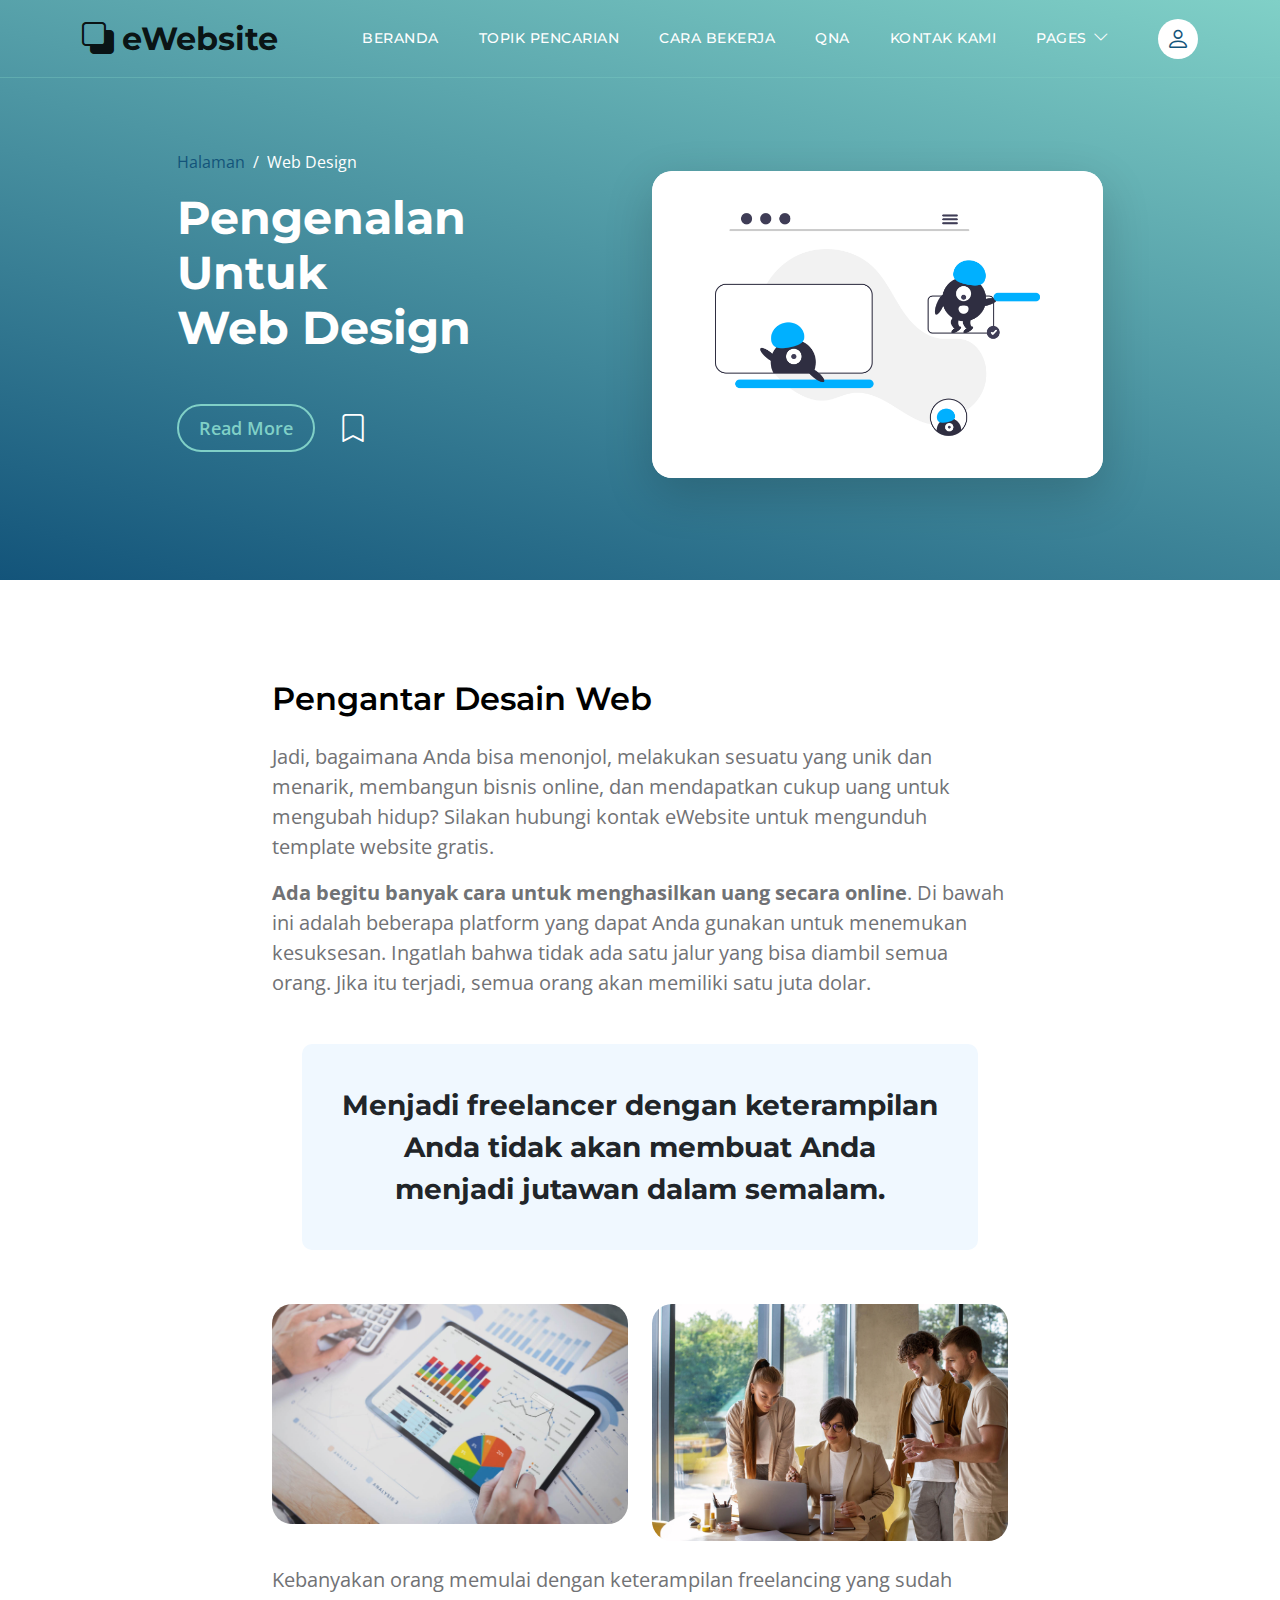
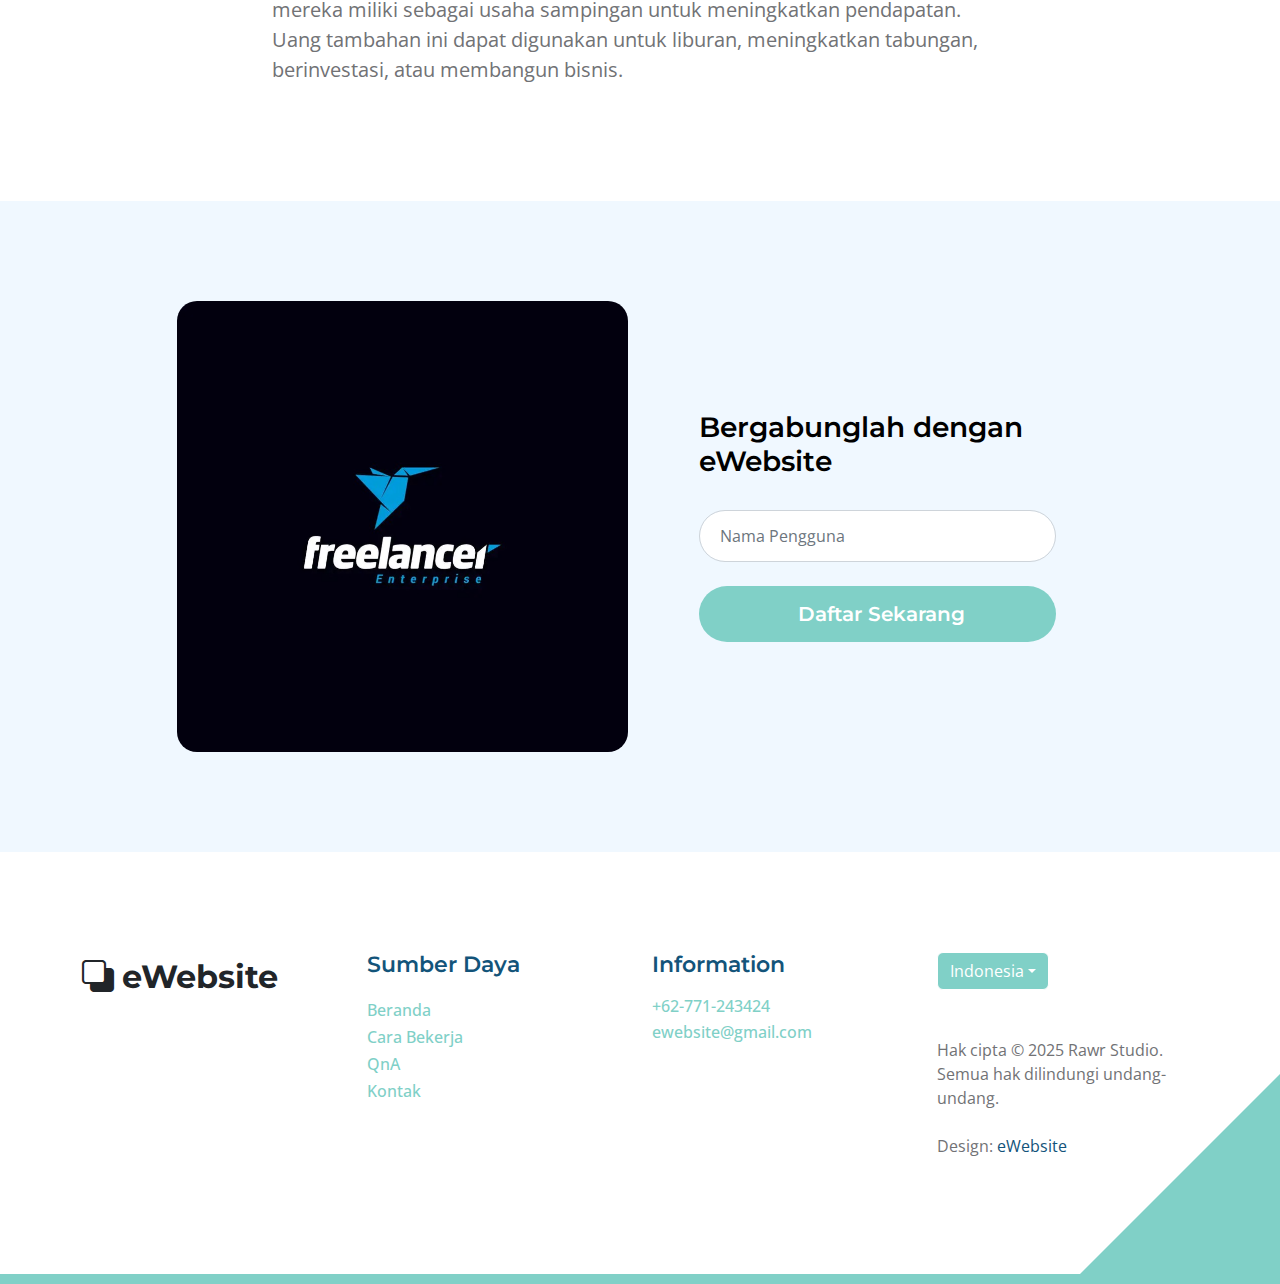
<file: topics-detail.html>
<!doctype html>
<html lang="en">
    <head>
        <meta charset="utf-8">
        <meta name="viewport" content="width=device-width, initial-scale=1">

        <meta name="description" content="">
        <meta name="author" content="">

        <title>Topic Detail Page</title>

        <!-- CSS FILES -->        
        <link rel="preconnect" href="https://fonts.googleapis.com">
        
        <link rel="preconnect" href="https://fonts.gstatic.com" crossorigin>

        <link href="https://fonts.googleapis.com/css2?family=Montserrat:wght@500;600;700&family=Open+Sans&display=swap" rel="stylesheet">
                        
        <link href="css/bootstrap.min.css" rel="stylesheet">

        <link href="css/bootstrap-icons.css" rel="stylesheet">

        <link href="css/templatemo-topic-listing.css" rel="stylesheet">
<!--

-->
    </head>
    
    <body id="top">

        <main>

            <nav class="navbar navbar-expand-lg">
                <div class="container">
                    <a class="navbar-brand" href="index.html">
                        <i class="bi-back"></i>
                        <span>eWebsite</span>
                    </a>

                    <div class="d-lg-none ms-auto me-4">
                        <a href="#top" class="navbar-icon bi-person smoothscroll"></a>
                    </div>
    
                    <button class="navbar-toggler" type="button" data-bs-toggle="collapse" data-bs-target="#navbarNav" aria-controls="navbarNav" aria-expanded="false" aria-label="Toggle navigation">
                        <span class="navbar-toggler-icon"></span>
                    </button>
    
                    <div class="collapse navbar-collapse" id="navbarNav">
                        <ul class="navbar-nav ms-lg-5 me-lg-auto">
                            <li class="nav-item">
                                <a class="nav-link click-scroll" href="index.html#section_1">Beranda</a>
                            </li>

                            <li class="nav-item">
                                <a class="nav-link click-scroll" href="index.html#section_2">Topik Pencarian</a>
                            </li>
    
                            <li class="nav-item">
                                <a class="nav-link click-scroll" href="index.html#section_3">Cara Bekerja</a>
                            </li>

                            <li class="nav-item">
                                <a class="nav-link click-scroll" href="index.html#section_4">QnA</a>
                            </li>
    
                            <li class="nav-item">
                                <a class="nav-link click-scroll" href="index.html#section_5">Kontak Kami</a>
                            </li>

                            <li class="nav-item dropdown">
                                <a class="nav-link dropdown-toggle" href="#section_5" id="navbarLightDropdownMenuLink" role="button" data-bs-toggle="dropdown" aria-expanded="false">Pages</a>

                                <ul class="dropdown-menu dropdown-menu-light" aria-labelledby="navbarLightDropdownMenuLink">
                                    <li><a class="dropdown-item" href="topics-listing.html">Daftar Topik</a></li>
                                </ul>
                            </li>
                        </ul>

                        <div class="d-none d-lg-block">
                            <a href="#top" class="navbar-icon bi-person smoothscroll"></a>
                        </div>
                    </div>
                </div>
            </nav>

            <header class="site-header d-flex flex-column justify-content-center align-items-center">
                <div class="container">
                    <div class="row justify-content-center align-items-center">

                        <div class="col-lg-5 col-12 mb-5">
                            <nav aria-label="breadcrumb">
                                <ol class="breadcrumb">
                                    <li class="breadcrumb-item"><a href="index.html">Halaman</a></li>

                                    <li class="breadcrumb-item active" aria-current="page">Web Design</li>
                                </ol>
                            </nav>

                            <h2 class="text-white">Pengenalan Untuk <br> Web Design</h2>

                            <div class="d-flex align-items-center mt-5">
                                <a href="#topics-detail" class="btn custom-btn custom-border-btn smoothscroll me-4">Read More</a>

                                <a href="#top" class="custom-icon bi-bookmark smoothscroll"></a>
                            </div>
                        </div>

                        <div class="col-lg-5 col-12">
                            <div class="topics-detail-block bg-white shadow-lg">
                                <img src="images/topics/undraw_Remote_design_team_re_urdx.png" class="topics-detail-block-image img-fluid">
                            </div>
                        </div>

                    </div>
                </div>
            </header>


            <section class="topics-detail-section section-padding" id="topics-detail">
                <div class="container">
                    <div class="row">
                    <div class="col-lg-8 col-12 m-auto">
                <h3 class="mb-4">Pengantar Desain Web</h3>

                <p>Jadi, bagaimana Anda bisa menonjol, melakukan sesuatu yang unik dan menarik, membangun bisnis online, dan mendapatkan cukup uang untuk mengubah hidup? Silakan hubungi kontak eWebsite untuk mengunduh template website gratis.</p>

                <p><strong>Ada begitu banyak cara untuk menghasilkan uang secara online</strong>. Di bawah ini adalah beberapa platform yang dapat Anda gunakan untuk menemukan kesuksesan. Ingatlah bahwa tidak ada satu jalur yang bisa diambil semua orang. Jika itu terjadi, semua orang akan memiliki satu juta dolar.</p>

                <blockquote>
                    Menjadi freelancer dengan keterampilan Anda tidak akan membuat Anda menjadi jutawan dalam semalam.
                </blockquote>

                <div class="row my-4">
                    <div class="col-lg-6 col-md-6 col-12">
                        <img src="images/businesswoman-using-tablet-analysis.jpg" class="topics-detail-block-image img-fluid">
                    </div>

                    <div class="col-lg-6 col-md-6 col-12 mt-4 mt-lg-0 mt-md-0">
                        <img src="images/colleagues-working-cozy-office-medium-shot.jpg" class="topics-detail-block-image img-fluid">
                    </div>
                </div>

                <p>Kebanyakan orang memulai dengan keterampilan freelancing yang sudah mereka miliki sebagai usaha sampingan untuk meningkatkan pendapatan. Uang tambahan ini dapat digunakan untuk liburan, meningkatkan tabungan, berinvestasi, atau membangun bisnis.</p>
                    </div>

                </div>
            </div>
            </section>


            <section class="section-padding section-bg">
                <div class="container">
                    <div class="row justify-content-center">
            
                        <div class="col-lg-5 col-12">
                            <img src="images/ahah.jpg" class="newsletter-image img-fluid" alt="Website Development">
                        </div>
            
                        <div class="col-lg-5 col-12 subscribe-form-wrap d-flex justify-content-center align-items-center">
                            <form class="custom-form subscribe-form" action="https://www.youtube.com/playlist?list=PLc6SEcJkQ6DzVY6THm3prtUU6HKMqpZSH" method="post" role="form">
                                <h4 class="mb-4 pb-2">Bergabunglah dengan eWebsite</h4>
            
                                <input type="text" name="username" id="username" class="form-control" placeholder="Nama Pengguna" required="">
            
                                <div class="col-lg-12 col-12">
                                    <button type="submit" class="form-control">Daftar Sekarang</button>
                                </div>
                            </form>
                        </div>
            
                    </div>
                </div>
            </section>
        </main>
		
        <footer class="site-footer section-padding">
            <div class="container">
                <div class="row">

                    <div class="col-lg-3 col-12 mb-4 pb-2">
                        <a class="navbar-brand mb-2" href="index.html">
                            <i class="bi-back"></i>
                            <span>eWebsite</span>
                        </a>
                    </div>

                    <div class="col-lg-3 col-md-4 col-6">
                        <h6 class="site-footer-title mb-3">Sumber Daya</h6>

                        <ul class="site-footer-links">
                            <li class="site-footer-link-item">
                                <a href="index.html" class="site-footer-link">Beranda</a>
                            </li>

                            <li class="site-footer-link-item">
                                <a href="index.html#section_3" class="site-footer-link">Cara Bekerja</a>
                            </li>

                            <li class="site-footer-link-item">
                                <a href="index.html#section_4" class="site-footer-link">QnA</a>
                            </li>

                            <li class="site-footer-link-item">
                                <a href="contact.html" class="site-footer-link">Kontak</a>
                            </li>
                        </ul>
                    </div>

                    <div class="col-lg-3 col-md-4 col-6 mb-4 mb-lg-0">
                        <h6 class="site-footer-title mb-3">Information</h6>

                        <p class="text-white d-flex mb-1">
                            <a href="tel: 305-240-9671" class="site-footer-link">
                                +62-771-243424
                            </a>
                        </p>

                        <p class="text-white d-flex">
                            <a href="mailto:info@company.com" class="site-footer-link">
                                ewebsite@gmail.com
                            </a>
                        </p>
                    </div>

                    <div class="col-lg-3 col-md-4 col-12 mt-4 mt-lg-0 ms-auto">
                        <div class="dropdown">
                            <button class="btn btn-secondary dropdown-toggle" type="button" data-bs-toggle="dropdown" aria-expanded="false">
                            Indonesia</button>

                            <ul class="dropdown-menu">
                                <li><button class="dropdown-item" type="button">Thai</button></li>

                                <li><button class="dropdown-item" type="button">Myanmar</button></li>

                                <li><button class="dropdown-item" type="button">Arabic</button></li>
                            </ul>
                        </div>

                        <p class="copyright-text mt-lg-5 mt-4">Hak cipta © 2025 Rawr Studio. Semua hak dilindungi undang-undang.
                        <br><br>Design: <a rel="nofollow" href="https://templatemo.com" target="_blank">eWebsite</a></p>
                        
                    </div>

                </div>
            </div>
        </footer>

        <!-- JAVASCRIPT FILES -->
        <script src="js/jquery.min.js"></script>
        <script src="js/bootstrap.bundle.min.js"></script>
        <script src="js/jquery.sticky.js"></script>
        <script src="js/custom.js"></script>

    </body>
</html>
</file>
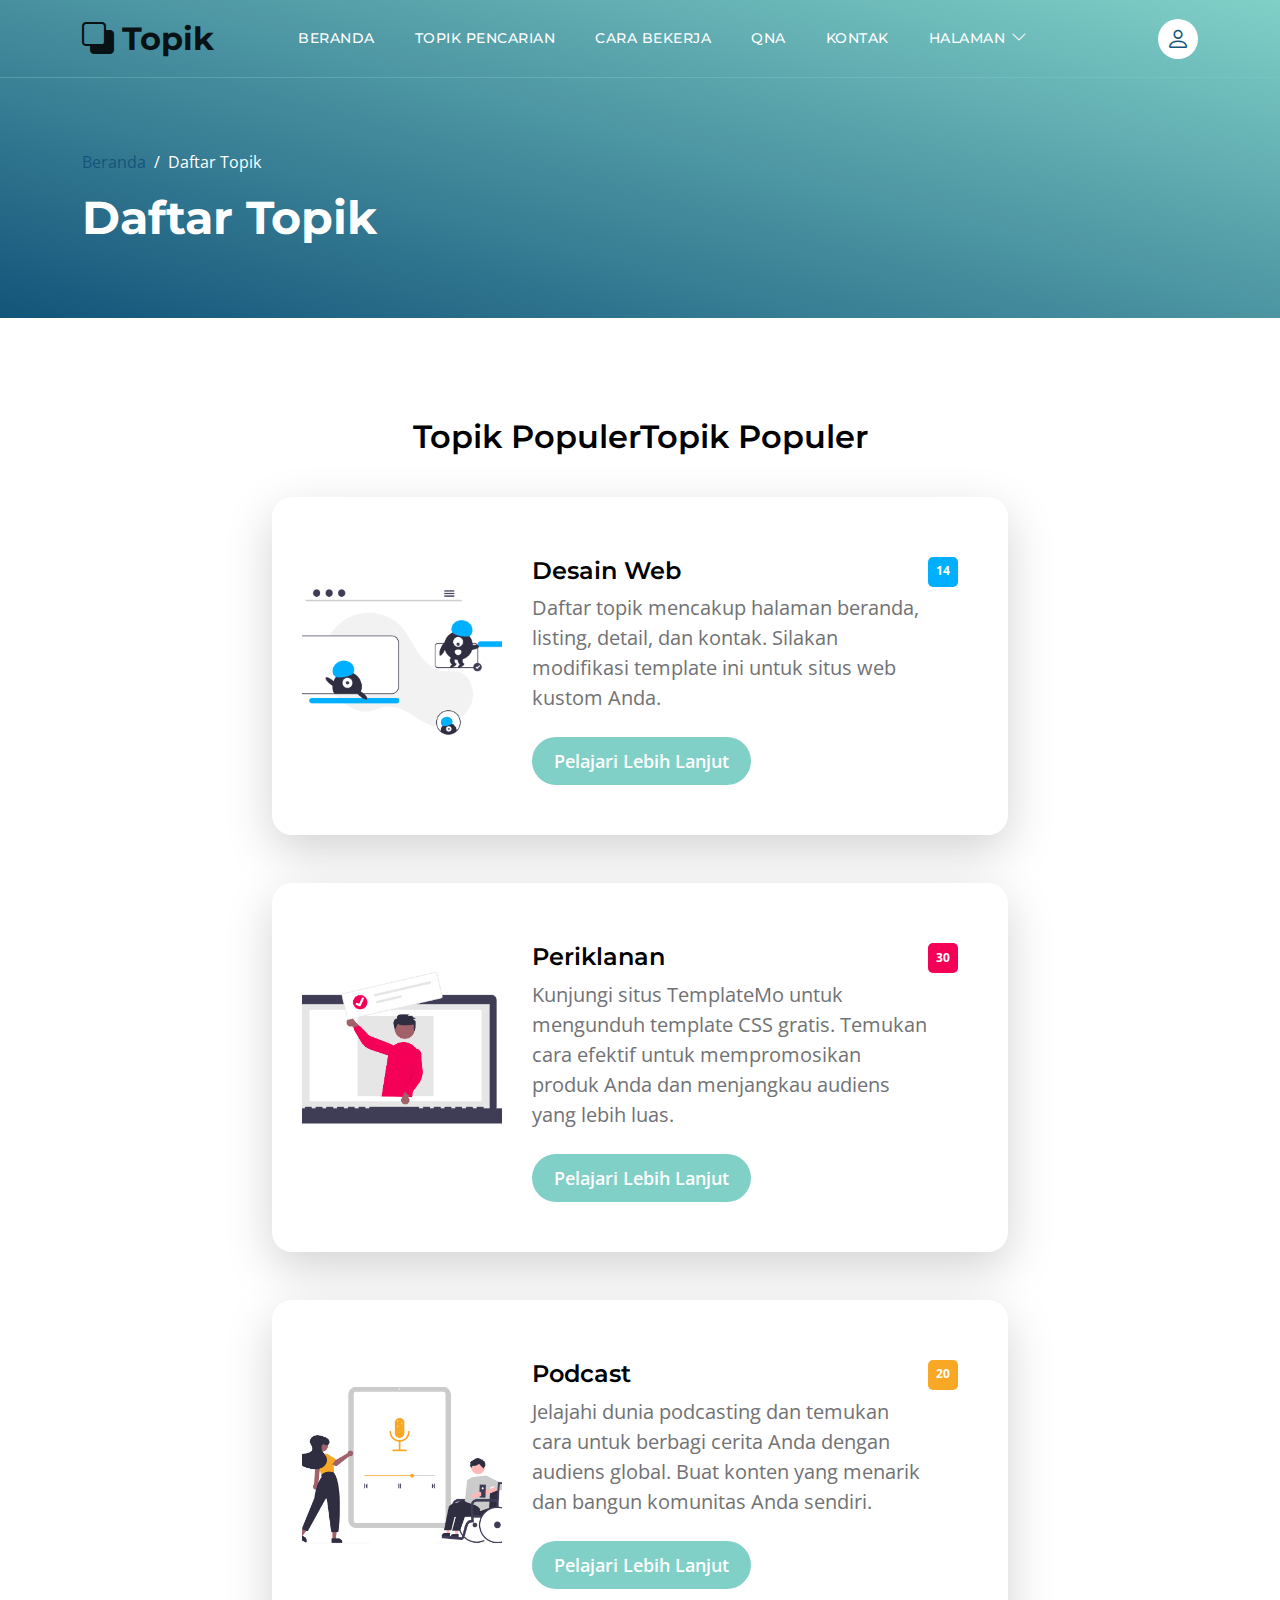
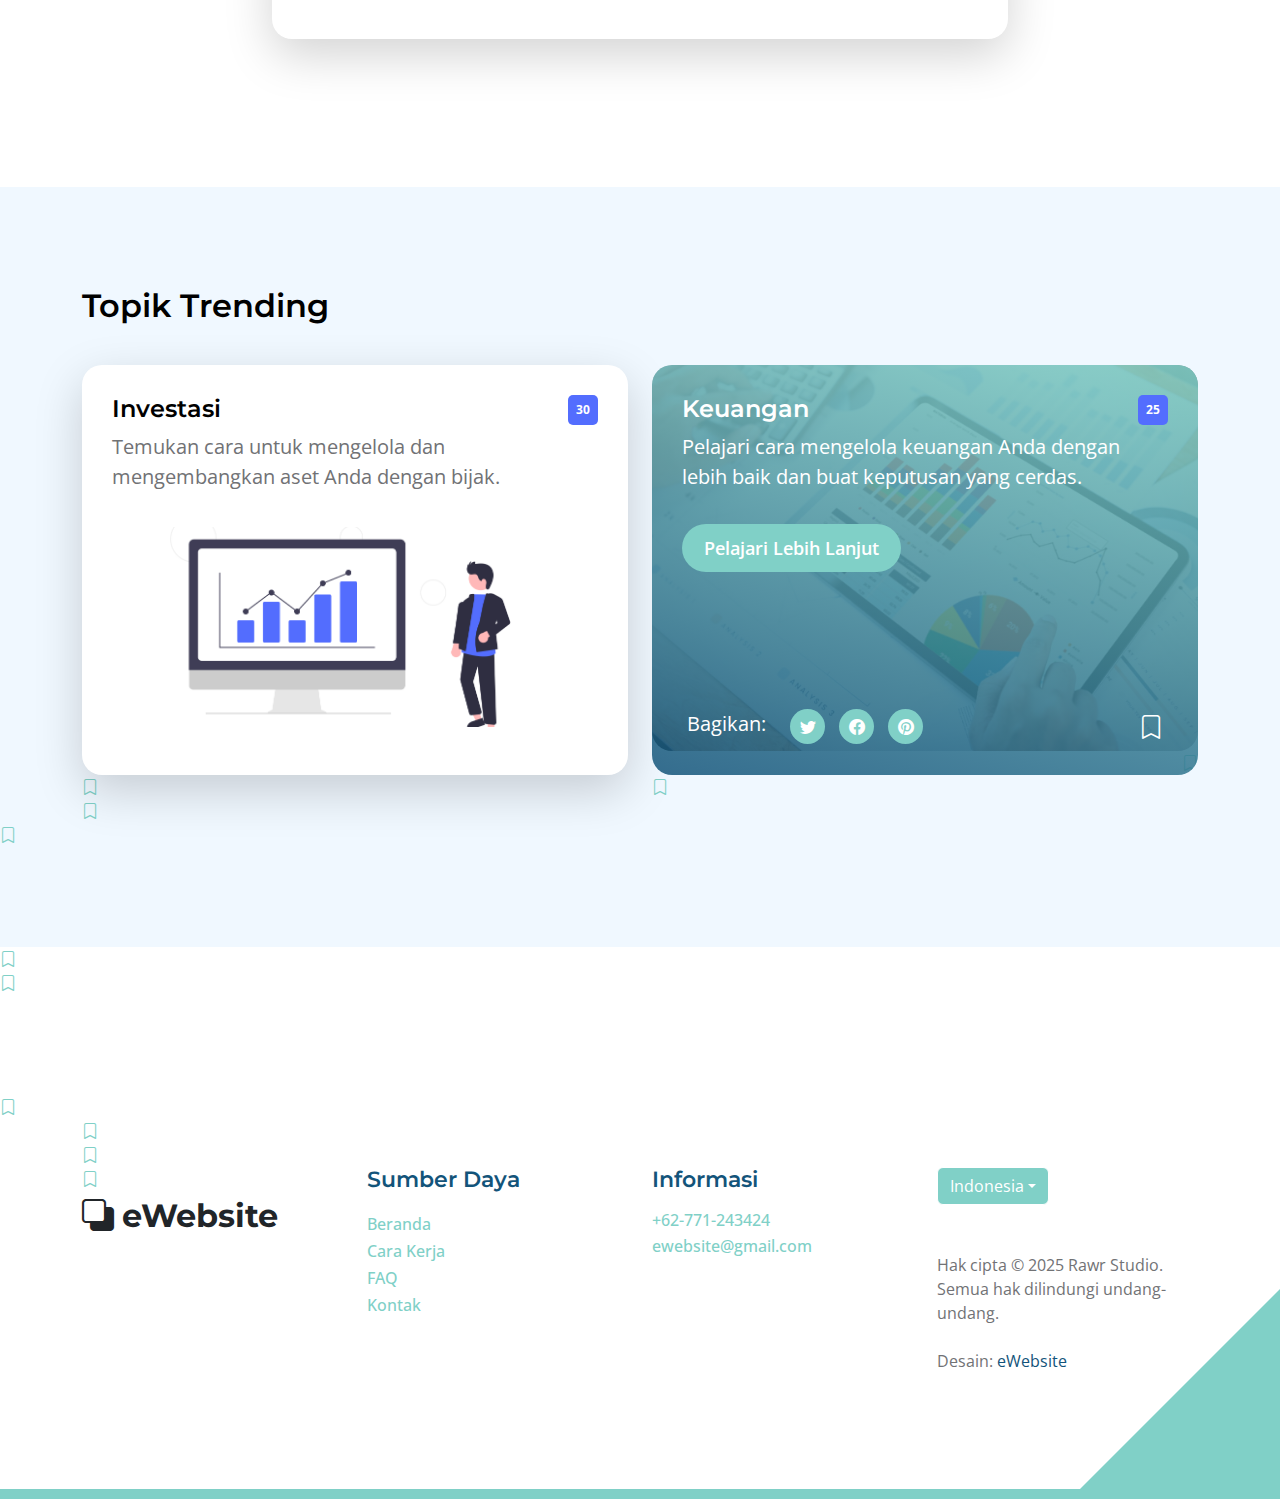
<file: topics-listing.html>
<!doctype html>
<html lang="id">
    <head>
        <meta charset="utf-8">
        <meta name="viewport" content="width=device-width, initial-scale=1">

        <meta name="description" content="">
        <meta name="author" content="">

        <title>Halaman Daftar Topik</title>

        <!-- CSS FILES -->        
        <link rel="preconnect" href="https://fonts.googleapis.com">
        
        <link rel="preconnect" href="https://fonts.gstatic.com" crossorigin>

        <link href="https://fonts.googleapis.com/css2?family=Montserrat:wght@500;600;700&family=Open+Sans&display=swap" rel="stylesheet">
                        
        <link href="css/bootstrap.min.css" rel="stylesheet">

        <link href="css/bootstrap-icons.css" rel="stylesheet">

        <link href="css/templatemo-topic-listing.css" rel="stylesheet">
<!--

TemplateMo 590 topic listing

https://templatemo.com/tm-590-topic-listing

-->
    </head>
    
    <body class="topics-listing-page" id="top">

        <main>

            <nav class="navbar navbar-expand-lg">
                <div class="container">
                    <a class="navbar-brand" href="index.html">
                        <i class="bi-back"></i>
                        <span>Topik</span>
                    </a>

                    <div class="d-lg-none ms-auto me-4">
                        <a href="#top" class="navbar-icon bi-person smoothscroll"></a>
                    </div>
    
                    <button class="navbar-toggler" type="button" data-bs-toggle="collapse" data-bs-target="#navbarNav" aria-controls="navbarNav" aria-expanded="false" aria-label="Toggle navigation">
                        <span class="navbar-toggler-icon"></span>
                    </button>
    
                    <div class="collapse navbar-collapse" id="navbarNav">
                        <ul class="navbar-nav ms-lg-5 me-lg-auto">
                            <li class="nav-item">
                                <a class="nav-link click-scroll" href="index.html#section_1">Beranda</a>
                            </li>

                            <li class="nav-item">
                                <a class="nav-link click-scroll" href="index.html#section_2">Topik Pencarian</a>
                            </li>
    
                            <li class="nav-item">
                                <a class="nav-link click-scroll" href="index.html#section_3">Cara beKerja</a>
                            </li>

                            <li class="nav-item">
                                <a class="nav-link click-scroll" href="index.html#section_4">QnA</a>
                            </li>
    
                            <li class="nav-item">
                                <a class="nav-link click-scroll" href="index.html#section_5">Kontak</a>
                            </li>

                            <li class="nav-item dropdown">
                                <a class="nav-link dropdown-toggle" href="#section_5" id="navbarLightDropdownMenuLink" role="button" data-bs-toggle="dropdown" aria-expanded="false">Halaman</a>

                                <ul class="dropdown-menu dropdown-menu-light" aria-labelledby="navbarLightDropdownMenuLink">
                                    <li><a class="dropdown-item active" href="topics-listing.html">Daftar Topik</a></li>
                                </ul>
                            </li>
                        </ul>

                        <div class="d-none d-lg-block">
                            <a href="#top" class="navbar-icon bi-person smoothscroll"></a>
                        </div>
                    </div>
                </div>
            </nav>


            <header class="site-header d-flex flex-column justify-content-center align-items-center">
                <div class="container">
                    <div class="row align-items-center">

                        <div class="col-lg-5 col-12">
                            <nav aria-label="breadcrumb">
                                <ol class="breadcrumb">
                                    <li class="breadcrumb-item"><a href="index.html">Beranda</a></li>

                                    <li class="breadcrumb-item active" aria-current="page">Daftar Topik</li>
                                </ol>
                            </nav>

                            <h2 class="text-white">Daftar Topik</h2>
                        </div>

                    </div>
                </div>
            </header>


            <section class="section-padding">
                <div class="container">
                    <div class="row">

                        <div class="col-lg-12 col-12 text-center">
                            <h3 class="mb-4">Topik Populer</h <h3 class="mb-4">Topik Populer</h3>
                        </div>

                        <div class="col-lg-8 col-12 mt-3 mx-auto">
                            <div class="custom-block custom-block-topics-listing bg-white shadow-lg mb-5">
                                <div class="d-flex">
                                    <img src="images/topics/undraw_Remote_design_team_re_urdx.png" class="custom-block-image img-fluid" alt="">

                                    <div class="custom-block-topics-listing-info d-flex">
                                        <div>
                                            <h5 class="mb-2">Desain Web</h5>

                                            <p class="mb-0">Daftar topik mencakup halaman beranda, listing, detail, dan kontak. Silakan modifikasi template ini untuk situs web kustom Anda.</p>

                                            <a href="topics-detail.html" class="btn custom-btn mt-3 mt-lg-4">Pelajari Lebih Lanjut</a>
                                        </div>

                                        <span class="badge bg-design rounded-pill ms-auto">14</span>
                                    </div>
                                </div>
                            </div>

                            <div class="custom-block custom-block-topics-listing bg-white shadow-lg mb-5">
                                <div class="d-flex">
                                    <img src="images/topics/undraw_online_ad_re_ol62.png" class="custom-block-image img-fluid" alt="">

                                    <div class="custom-block-topics-listing-info d-flex">
                                        <div>
                                            <h5 class="mb-2">Periklanan</h5>

                                            <p class="mb-0">Kunjungi situs TemplateMo untuk mengunduh template CSS gratis. Temukan cara efektif untuk mempromosikan produk Anda dan menjangkau audiens yang lebih luas.</p>

                                            <a href="topics-detail.html" class="btn custom-btn mt-3 mt-lg-4">Pelajari Lebih Lanjut</a>
                                        </div>

                                        <span class="badge bg-advertising rounded-pill ms-auto">30</span>
                                    </div>
                                </div>
                            </div>

                            <div class="custom-block custom-block-topics-listing bg-white shadow-lg mb-5">
                                <div class="d-flex">
                                    <img src="images/topics/undraw_Podcast_audience_re_4i5q.png" class="custom-block-image img-fluid" alt="">

                                    <div class="custom-block-topics-listing-info d-flex">
                                        <div>
                                            <h5 class="mb-2">Podcast</h5>

                                            <p class="mb-0">Jelajahi dunia podcasting dan temukan cara untuk berbagi cerita Anda dengan audiens global. Buat konten yang menarik dan bangun komunitas Anda sendiri.</p>

                                            <a href="topics-detail.html" class="btn custom-btn mt-3 mt-lg-4">Pelajari Lebih Lanjut</a>
                                        </div>

                                        <span class="badge bg-music rounded-pill ms-auto">20</span>
                                    </div>
                                </div>
                            </div>
                        </div>
                    </div>
                </div>
            </section>


            <section class="section-padding section-bg">
                <div class="container">
                    <div class="row">

                        <div class="col-lg-12 col-12">
                            <h3 class="mb-4">Topik Trending</h3>
                        </div>

                        <div class="col-lg-6 col-md-6 col-12 mt-3 mb-4 mb-lg-0">
                            <div class="custom-block bg-white shadow-lg">
                                <a href="topics-detail.html">
                                    <div class="d-flex">
                                        <div>
                                            <h5 class="mb-2">Investasi</h5>

                                            <p class="mb-0">Temukan cara untuk mengelola dan mengembangkan aset Anda dengan bijak.</p>
                                        </div>

                                        <span class="badge bg-finance rounded-pill ms-auto">30</span>
                                    </div>

                                    <img src="images/topics/undraw_Finance_re_gnv2.png" class="custom-block-image img-fluid" alt="">
                                </a>
                            </div>
                        </div>

                        <div class="col-lg-6 col-md-6 col-12 mt-lg-3">
                            <div class="custom-block custom-block-overlay">
                                <div class="d-flex flex-column h-100">
                                    <img src="images/businesswoman-using-tablet-analysis.jpg" class="custom-block-image img-fluid" alt="">

                                    <div class="custom-block-overlay-text d-flex">
                                        <div>
                                            <h5 class="text-white mb-2">Keuangan</h5>

                                            <p class="text-white">Pelajari cara mengelola keuangan Anda dengan lebih baik dan buat keputusan yang cerdas.</p>

                                            <a href="topics-detail.html" class="btn custom-btn mt-2 mt-lg-3">Pelajari Lebih Lanjut</a>
                                        </div>

                                        <span class="badge bg-finance rounded-pill ms-auto">25</span>
                                    </div>

                                    <div class="social-share d-flex">
                                        <p class="text-white me-4">Bagikan:</p>

                                        <ul class="social-icon">
                                            <li class="social-icon-item">
                                                <a href="#" class="social-icon-link bi-twitter"></a>
                                            </li>

                                            <li class="social-icon-item">
                                                <a href="#" class="social-icon-link bi-facebook"></a>
                                            </li>

                                            <li class="social-icon-item">
                                                <a href="#" class="social-icon-link bi-pinterest"></a>
                                            </li>
                                        </ul>

                                        <a href="#" class="custom-icon bi-bookmark ms-auto"></ </a>
                                    </div>

                                    <div class="section-overlay"></div>
                                </div>
                            </div>
                        </div>

                    </div>
                </div>
            </section>
        </main>
        <footer class="site-footer section-padding">
            <div class="container">
                <div class="row">

                    <div class="col-lg-3 col-12 mb-4 pb-2">
                        <a class="navbar-brand mb-2" href="index.html">
                            <i class="bi-back"></i>
                            <span>eWebsite</span>
                        </a>
                    </div>

                    <div class="col-lg-3 col-md-4 col-6">
                        <h6 class="site-footer-title mb-3">Sumber Daya</h6>

                        <ul class="site-footer-links">
                            <li class="site-footer-link-item">
                                <a href="index.html" class="site-footer-link">Beranda</a>
                            </li>

                            <li class="site-footer-link-item">
                                <a href="index.html#section_3" class="site-footer-link">Cara Kerja</a>
                            </li>

                            <li class="site-footer-link-item">
                                <a href="index.html#section_4" class="site-footer-link">FAQ</a>
                            </li>

                            <li class="site-footer-link-item">
                                <a href="contact.html" class="site-footer-link">Kontak</a>
                            </li>
                        </ul>
                    </div>

                    <div class="col-lg-3 col-md-4 col-6 mb-4 mb-lg-0">
                        <h6 class="site-footer-title mb-3">Informasi</h6>

                        <p class="text-white d-flex mb-1">
                            <a href="tel: 305-240-9671" class="site-footer-link">
                                +62-771-243424
                            </a>
                        </p>

                        <p class="text-white d-flex">
                            <a href="mailto:info@company.com" class="site-footer-link">
                                ewebsite@gmail.com
                            </a>
                        </p>
                    </div>

                    <div class="col-lg-3 col-md-4 col-12 mt-4 mt-lg-0 ms-auto">
                        <div class="dropdown">
                            <button class="btn btn-secondary dropdown-toggle" type="button" data-bs-toggle="dropdown" aria-expanded="false">
                            Indonesia</button>

                            <ul class="dropdown-menu">
                                <li><button class="dropdown-item" type="button">Thai</button></li>

                                <li><button class="dropdown-item" type="button">Myanmar</button></li>

                                <li><button class="dropdown-item" type="button">Arab</button></li>
                            </ul>
                        </div>

                        <p class="copyright-text mt-lg-5 mt-4">Hak cipta © 2025 Rawr Studio. Semua hak dilindungi undang-undang.
                        <br><br>Desain: <a rel="nofollow" href="https://templatemo.com" target="_blank">eWebsite</a></p>
                        
                    </div>

                </div>
            </div>
        </footer>

        <!-- JAVASCRIPT FILES -->
        <script src="js/jquery.min.js"></script>
        <script src="js/bootstrap.bundle.min.js"></script>
        <script src="js/jquery.sticky.js"></script>
        <script src="js/custom.js"></script>

    </body>
</html>
</file>
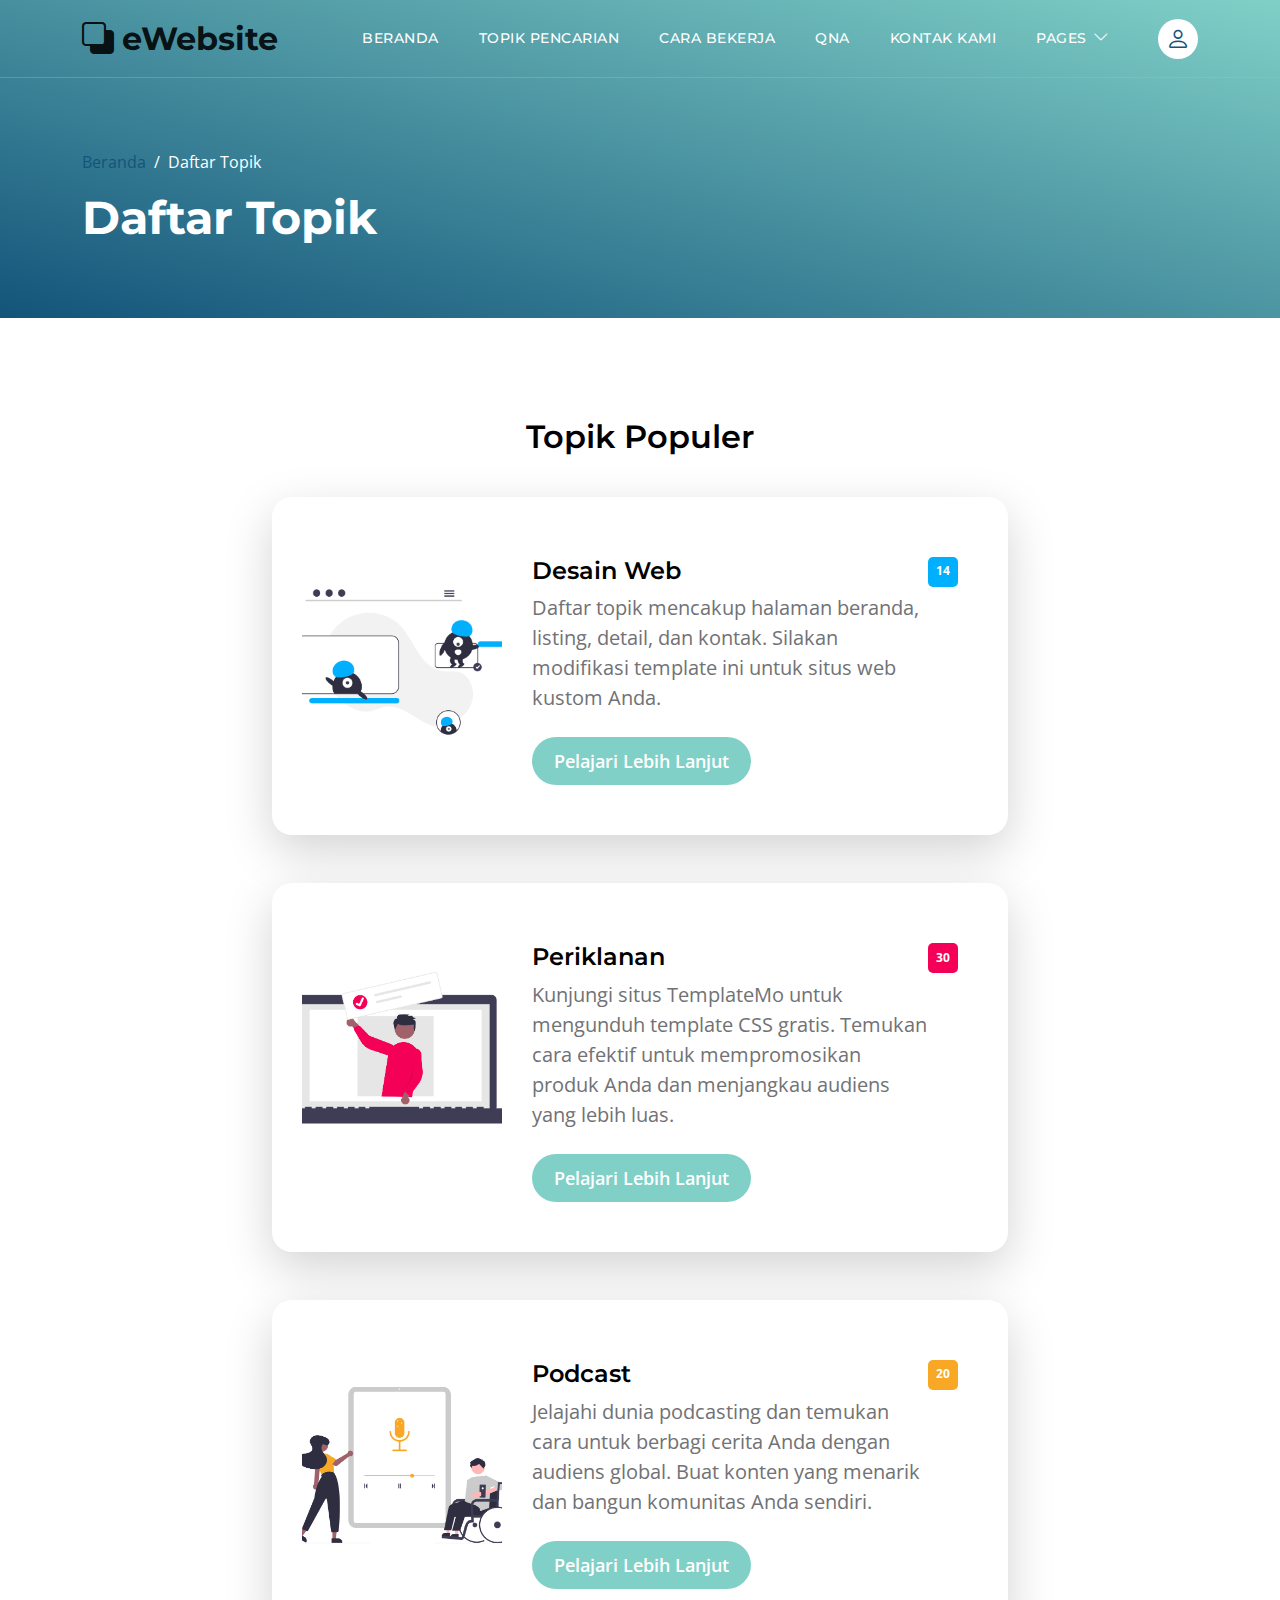
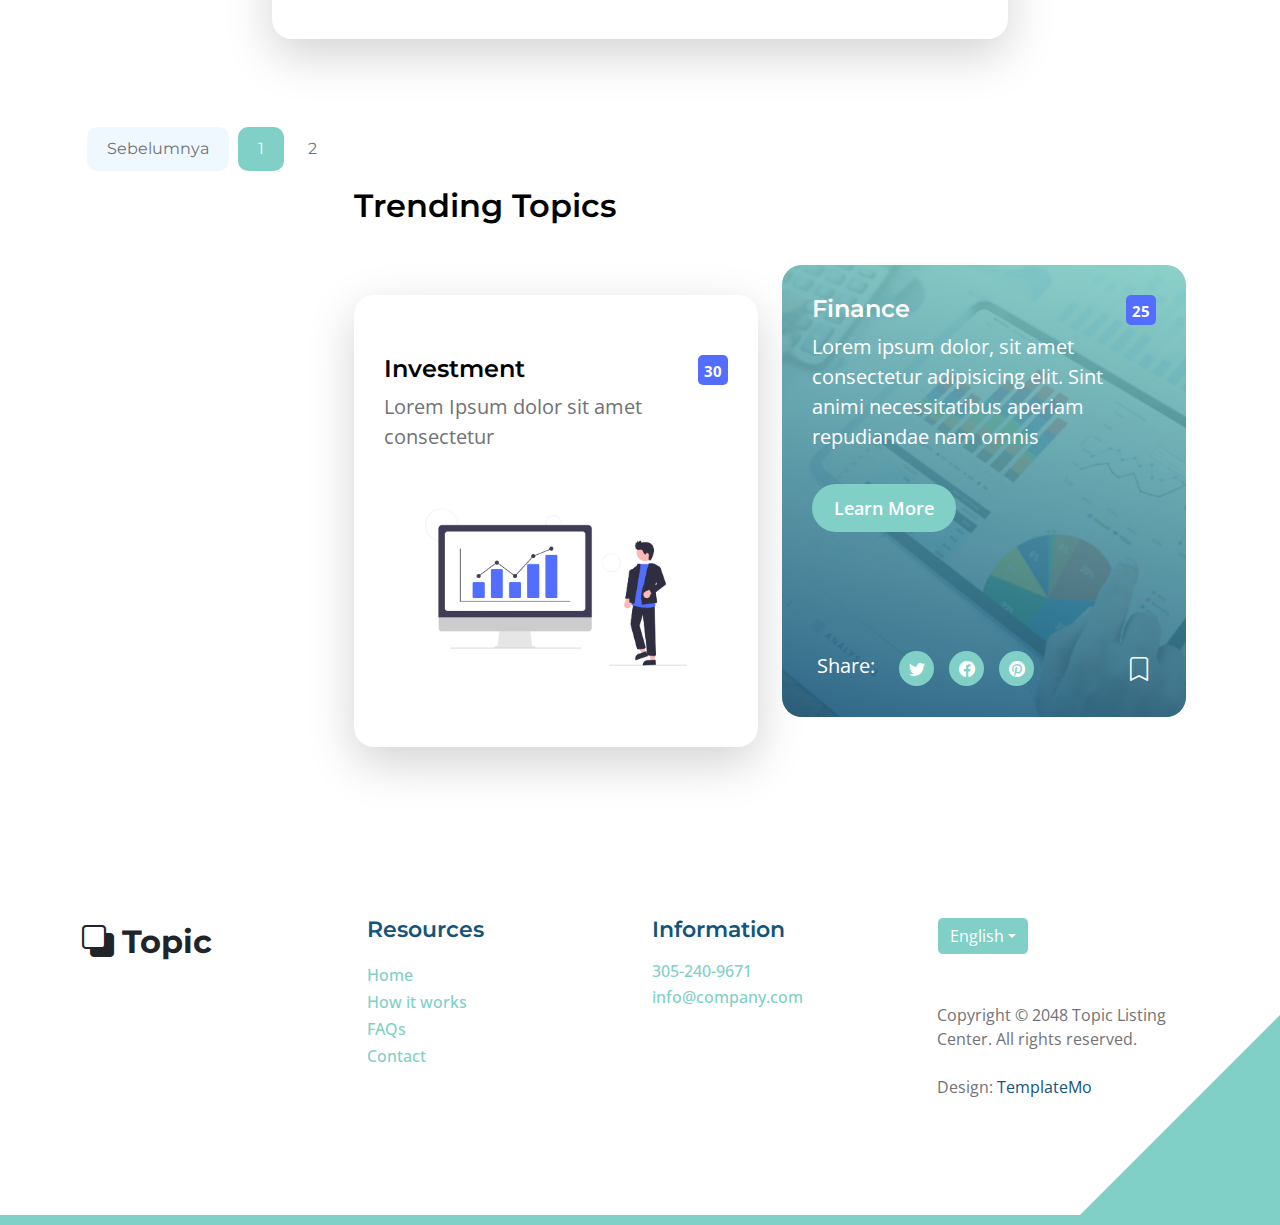
<file: utama/topics-listing.html>
<!doctype html>
<html lang="en">
    <head>
        <meta charset="utf-8">
        <meta name="viewport" content="width=device-width, initial-scale=1">

        <meta name="description" content="">
        <meta name="author" content="">

        <title>Topic Listing Page</title>

        <!-- CSS FILES -->        
        <link rel="preconnect" href="https://fonts.googleapis.com">
        
        <link rel="preconnect" href="https://fonts.gstatic.com" crossorigin>

        <link href="https://fonts.googleapis.com/css2?family=Montserrat:wght@500;600;700&family=Open+Sans&display=swap" rel="stylesheet">
                        
        <link href="css/bootstrap.min.css" rel="stylesheet">

        <link href="css/bootstrap-icons.css" rel="stylesheet">

        <link href="css/templatemo-topic-listing.css" rel="stylesheet">
<!--

TemplateMo 590 topic listing

https://templatemo.com/tm-590-topic-listing

-->
    </head>
    
    <body class="topics-listing-page" id="top">

        <main>

            <nav class="navbar navbar-expand-lg">
                <div class="container">
                    <a class="navbar-brand" href="index.html">
                        <i class="bi-back"></i>
                        <span>eWebsite</span>
                    </a>

                    <div class="d-lg-none ms-auto me-4">
                        <a href="#top" class="navbar-icon bi-person smoothscroll"></a>
                    </div>
    
                    <button class="navbar-toggler" type="button" data-bs-toggle="collapse" data-bs-target="#navbarNav" aria-controls="navbarNav" aria-expanded="false" aria-label="Toggle navigation">
                        <span class="navbar-toggler-icon"></span>
                    </button>
    
                    <div class="collapse navbar-collapse" id="navbarNav">
                        <ul class="navbar-nav ms-lg-5 me-lg-auto">
                            <li class="nav-item">
                                <a class="nav-link click-scroll" href="index.html#section_1">Beranda</a>
                            </li>

                            <li class="nav-item">
                                <a class="nav-link click-scroll" href="index.html#section_2">Topik Pencarian</a>
                            </li>
    
                            <li class="nav-item">
                                <a class="nav-link click-scroll" href="index.html#section_3">Cara Bekerja</a>
                            </li>

                            <li class="nav-item">
                                <a class="nav-link click-scroll" href="index.html#section_4">QnA</a>
                            </li>
    
                            <li class="nav-item">
                                <a class="nav-link click-scroll" href="index.html#section_5">Kontak Kami</a>
                            </li>

                            <li class="nav-item dropdown">
                                <a class="nav-link dropdown-toggle" href="#section_5" id="navbarLightDropdownMenuLink" role="button" data-bs-toggle="dropdown" aria-expanded="false">Pages</a>

                                <ul class="dropdown-menu dropdown-menu-light" aria-labelledby="navbarLightDropdownMenuLink">
                                    <li><a class="dropdown-item" href="topics-listing.html">Daftar Topik</a></li>
                                </ul>
                            </li>
                        </ul>

                        <div class="d-none d-lg-block">
                            <a href="#top" class="navbar-icon bi-person smoothscroll"></a>
                        </div>
                    </div>
                </div>
            </nav>


            <header class="site-header d-flex flex-column justify-content-center align-items-center">
                <div class="container">
                    <div class="row align-items-center">
            
                        <div class="col-lg-5 col-12">
                            <nav aria-label="breadcrumb">
                                <ol class="breadcrumb">
                                    <li class="breadcrumb-item"><a href="index.html">Beranda</a></li>
            
                                    <li class="breadcrumb-item active" aria-current="page">Daftar Topik</li>
                                </ol>
                            </nav>
            
                            <h2 class="text-white">Daftar Topik</h2>
                        </div>
            
                    </div>
                </div>
            </header>
            
            <section class="section-padding">
                <div class="container">
                    <div class="row">
            
                        <div class="col-lg-12 col-12 text-center">
                            <h3 class="mb-4">Topik Populer</h3>
                        </div>
            
                        <div class="col-lg-8 col-12 mt-3 mx-auto">
                            <div class="custom-block custom-block-topics-listing bg-white shadow-lg mb-5">
                                <div class="d-flex">
                                    <img src="images/topics/undraw_Remote_design_team_re_urdx.png" class="custom-block-image img-fluid" alt="">
            
                                    <div class="custom-block-topics-listing-info d-flex">
                                        <div>
                                            <h5 class="mb-2">Desain Web</h5>
            
                                            <p class="mb-0">Daftar topik mencakup halaman beranda, listing, detail, dan kontak. Silakan modifikasi template ini untuk situs web kustom Anda.</p>
            
                                            <a href="topics-detail.html" class="btn custom-btn mt-3 mt-lg-4">Pelajari Lebih Lanjut</a>
                                        </div>
            
                                        <span class="badge bg-design rounded-pill ms-auto">14</span>
                                    </div>
                                </div>
                            </div>
            
                            <div class="custom-block custom-block-topics-listing bg-white shadow-lg mb-5">
                                <div class="d-flex">
                                    <img src="images/topics/undraw_online_ad_re_ol62.png" class="custom-block-image img-fluid" alt="">
            
                                    <div class="custom-block-topics-listing-info d-flex">
                                        <div>
                                            <h5 class="mb-2">Periklanan</h5>
            
                                            <p class="mb-0">Kunjungi situs TemplateMo untuk mengunduh template CSS gratis. Temukan cara efektif untuk mempromosikan produk Anda dan menjangkau audiens yang lebih luas.</p>
            
                                            <a href="topics-detail.html" class="btn custom-btn mt-3 mt-lg-4">Pelajari Lebih Lanjut</a>
                                        </div>
            
                                        <span class="badge bg-advertising rounded-pill ms-auto">30</span>
                                    </div>
                                </div>
                            </div>
            
                            <div class="custom-block custom-block-topics-listing bg-white shadow-lg mb-5">
                                <div class="d-flex">
                                    <img src="images/topics/undraw_Podcast_audience_re_4i5q.png" class="custom-block-image img-fluid" alt="">
            
                                    <div class="custom-block-topics-listing-info d-flex">
                                        <div>
                                            <h5 class="mb-2">Podcast</h5>
            
                                            <p class="mb-0">Jelajahi dunia podcasting dan temukan cara untuk berbagi cerita Anda dengan audiens global. Buat konten yang menarik dan bangun komunitas Anda sendiri.</p>
            
                                            <a href="topics-detail.html" class="btn custom-btn mt-3 mt-lg-4">Pelajari Lebih Lanjut</a>
                                        </div>
            
                                        <span class="badge bg-music rounded-pill ms-auto">20</span>
                                    </div>
                                </div>
                            </div>
                        </div>
            
                        <div class="col-lg-12 col-12">
                            <nav aria-label="Page navigation example">
                                <ul class="pagination justify-content-center mb-0">
                                    <li class="page-item">
                                        <a class="page-link" href="#" aria-label="Previous">
                                            <span aria-hidden="true">Sebelumnya</span>
                                        </a>
                                    </li>
            
                                    <li class="page-item active" aria-current="page">
                                        <a class="page-link" href="#">1</a>
                                    </li>
                                    
                                    <li class="page-item">
                                        <a class="page-link" href="#">2</a>
                                    </li>
                                    
                                    <li class="page-item">
                                        <a class="page

            <section class="section-padding section-bg">
                <div class="container">
                    <div class="row">

                        <div class="col-lg-12 col-12">
                            <h3 class="mb-4">Trending Topics</h3>
                        </div>

                        <div class="col-lg-6 col-md-6 col-12 mt-3 mb-4 mb-lg-0">
                            <div class="custom-block bg-white shadow-lg">
                                <a href="topics-detail.html">
                                    <div class="d-flex">
                                        <div>
                                            <h5 class="mb-2">Investment</h5>

                                            <p class="mb-0">Lorem Ipsum dolor sit amet consectetur</p>
                                        </div>

                                        <span class="badge bg-finance rounded-pill ms-auto">30</span>
                                    </div>

                                    <img src="images/topics/undraw_Finance_re_gnv2.png" class="custom-block-image img-fluid" alt="">
                                </a>
                            </div>
                        </div>

                        <div class="col-lg-6 col-md-6 col-12 mt-lg-3">
                            <div class="custom-block custom-block-overlay">
                                <div class="d-flex flex-column h-100">
                                    <img src="images/businesswoman-using-tablet-analysis.jpg" class="custom-block-image img-fluid" alt="">

                                    <div class="custom-block-overlay-text d-flex">
                                        <div>
                                            <h5 class="text-white mb-2">Finance</h5>

                                            <p class="text-white">Lorem ipsum dolor, sit amet consectetur adipisicing elit. Sint animi necessitatibus aperiam repudiandae nam omnis</p>

                                            <a href="topics-detail.html" class="btn custom-btn mt-2 mt-lg-3">Learn More</a>
                                        </div>

                                        <span class="badge bg-finance rounded-pill ms-auto">25</span>
                                    </div>

                                    <div class="social-share d-flex">
                                        <p class="text-white me-4">Share:</p>

                                        <ul class="social-icon">
                                            <li class="social-icon-item">
                                                <a href="#" class="social-icon-link bi-twitter"></a>
                                            </li>

                                            <li class="social-icon-item">
                                                <a href="#" class="social-icon-link bi-facebook"></a>
                                            </li>

                                            <li class="social-icon-item">
                                                <a href="#" class="social-icon-link bi-pinterest"></a>
                                            </li>
                                        </ul>

                                        <a href="#" class="custom-icon bi-bookmark ms-auto"></a>
                                    </div>

                                    <div class="section-overlay"></div>
                                </div>
                            </div>
                        </div>

                    </div>
                </div>
            </section>
        </main>

		<footer class="site-footer section-padding">
            <div class="container">
                <div class="row">

                    <div class="col-lg-3 col-12 mb-4 pb-2">
                        <a class="navbar-brand mb-2" href="index.html">
                            <i class="bi-back"></i>
                            <span>Topic</span>
                        </a>
                    </div>

                    <div class="col-lg-3 col-md-4 col-6">
                        <h6 class="site-footer-title mb-3">Resources</h6>

                        <ul class="site-footer-links">
                            <li class="site-footer-link-item">
                                <a href="#" class="site-footer-link">Home</a>
                            </li>

                            <li class="site-footer-link-item">
                                <a href="#" class="site-footer-link">How it works</a>
                            </li>

                            <li class="site-footer-link-item">
                                <a href="#" class="site-footer-link">FAQs</a>
                            </li>

                            <li class="site-footer-link-item">
                                <a href="#" class="site-footer-link">Contact</a>
                            </li>
                        </ul>
                    </div>

                    <div class="col-lg-3 col-md-4 col-6 mb-4 mb-lg-0">
                        <h6 class="site-footer-title mb-3">Information</h6>

                        <p class="text-white d-flex mb-1">
                            <a href="tel: 305-240-9671" class="site-footer-link">
                                305-240-9671
                            </a>
                        </p>

                        <p class="text-white d-flex">
                            <a href="mailto:info@company.com" class="site-footer-link">
                                info@company.com
                            </a>
                        </p>
                    </div>

                    <div class="col-lg-3 col-md-4 col-12 mt-4 mt-lg-0 ms-auto">
                        <div class="dropdown">
                            <button class="btn btn-secondary dropdown-toggle" type="button" data-bs-toggle="dropdown" aria-expanded="false">
                            English</button>

                            <ul class="dropdown-menu">
                                <li><button class="dropdown-item" type="button">Thai</button></li>

                                <li><button class="dropdown-item" type="button">Myanmar</button></li>

                                <li><button class="dropdown-item" type="button">Arabic</button></li>
                            </ul>
                        </div>

                        <p class="copyright-text mt-lg-5 mt-4">Copyright © 2048 Topic Listing Center. All rights reserved.
                        <br><br>Design: <a rel="nofollow" href="https://templatemo.com" target="_blank">TemplateMo</a></p>
                        
                    </div>

                </div>
            </div>
        </footer>

        <!-- JAVASCRIPT FILES -->
        <script src="js/jquery.min.js"></script>
        <script src="js/bootstrap.bundle.min.js"></script>
        <script src="js/jquery.sticky.js"></script>
        <script src="js/custom.js"></script>

    </body>
</html>
</file>
<file: css/templatemo-topic-listing.css>
/*

TemplateMo 590 topic listing

https://templatemo.com/tm-590-topic-listing

*/

/*---------------------------------------
  CUSTOM PROPERTIES ( VARIABLES )             
-----------------------------------------*/
:root {
  --white-color:                  #FFFFFF;
  --primary-color:                #13547a;
  --secondary-color:              #80d0c7;
  --section-bg-color:             #f0f8ff;
  --custom-btn-bg-color:          #80d0c7;
  --custom-btn-bg-hover-color:    #13547a;
  --dark-color:                   #000000;
  --p-color:                      #717275;
  --border-color:                 #7fffd4;
  --link-hover-color:             #13547a;

  --body-font-family:             'Open Sans', sans-serif;
  --title-font-family:            'Montserrat', sans-serif;

  --h1-font-size:                 58px;
  --h2-font-size:                 46px;
  --h3-font-size:                 32px;
  --h4-font-size:                 28px;
  --h5-font-size:                 24px;
  --h6-font-size:                 22px;
  --p-font-size:                  20px;
  --menu-font-size:               14px;
  --btn-font-size:                18px;
  --copyright-font-size:          16px;

  --border-radius-large:          100px;
  --border-radius-medium:         20px;
  --border-radius-small:          10px;

  --font-weight-normal:           400;
  --font-weight-medium:           500;
  --font-weight-semibold:         600;
  --font-weight-bold:             700;
}

body {
  background-color: var(--white-color);
  font-family: var(--body-font-family); 
}


/*---------------------------------------
  TYPOGRAPHY               
-----------------------------------------*/

h2,
h3,
h4,
h5,
h6 {
  color: var(--dark-color);
}

h1,
h2,
h3,
h4,
h5,
h6 {
  font-family: var(--title-font-family); 
  font-weight: var(--font-weight-semibold);
}

h1 {
  font-size: var(--h1-font-size);
  font-weight: var(--font-weight-bold);
}

h2 {
  font-size: var(--h2-font-size);
  font-weight: var(--font-weight-bold);
}

h3 {
  font-size: var(--h3-font-size);
}

h4 {
  font-size: var(--h4-font-size);
}

h5 {
  font-size: var(--h5-font-size);
}

h6 {
  color: var(--primary-color);
  font-size: var(--h6-font-size);
}

p {
  color: var(--p-color);
  font-size: var(--p-font-size);
  font-weight: var(--font-weight-normal);
}

ul li {
  color: var(--p-color);
  font-size: var(--p-font-size);
  font-weight: var(--font-weight-normal);
}

a, 
button {
  touch-action: manipulation;
  transition: all 0.3s;
}

a {
  display: inline-block;
  color: var(--primary-color);
  text-decoration: none;
}

a:hover {
  color: var(--link-hover-color);
}

b,
strong {
  font-weight: var(--font-weight-bold);
}


/*---------------------------------------
  SECTION               
-----------------------------------------*/
.section-padding {
  padding-top: 100px;
  padding-bottom: 100px;
}

.section-bg {
  background-color: var(--section-bg-color);
}

.section-overlay {
  background-image: linear-gradient(15deg, #13547a 0%, #80d0c7 100%);
  position: absolute;
  top: 0;
  left: 0;
  pointer-events: none;
  width: 100%;
  height: 100%;
  opacity: 0.85;
}

.section-overlay + .container {
  position: relative;
}

.tab-content {
  background-color: var(--white-color);
  border-radius: var(--border-radius-medium);
}

.nav-tabs {
  border-bottom: 1px solid #ecf3f2;
  margin-bottom: 40px;
  justify-content: center;
}

.nav-tabs .nav-link {
  border-radius: 0;
  border-top: 0;
  border-right: 0;
  border-left: 0;
  color: var(--p-color);
  font-family: var(--title-font-family);
  font-size: var(--btn-font-size);
  font-weight: var(--font-weight-medium);
  padding: 15px 25px;
  transition: all 0.3s;
}

.nav-tabs .nav-link:first-child {
  margin-right: 20px;
}

.nav-tabs .nav-item.show .nav-link, 
.nav-tabs .nav-link.active,
.nav-tabs .nav-link:focus, 
.nav-tabs .nav-link:hover {
  border-bottom-color: var(--primary-color);
  color: var(--primary-color);
}


/*---------------------------------------
  CUSTOM ICON COLOR               
-----------------------------------------*/
.custom-icon {
  color: var(--secondary-color);
}


/*---------------------------------------
  CUSTOM BUTTON               
-----------------------------------------*/
.custom-btn {
  background: var(--custom-btn-bg-color);
  border: 2px solid transparent;
  border-radius: var(--border-radius-large);
  color: var(--white-color);
  font-size: var(--btn-font-size);
  font-weight: var(--font-weight-semibold);
  line-height: normal;
  transition: all 0.3s;
  padding: 10px 20px;
}

.custom-btn:hover {
  background: var(--custom-btn-bg-hover-color);
  color: var(--white-color);
}

.custom-border-btn {
  background: transparent;
  border: 2px solid var(--custom-btn-bg-color);
  color: var(--custom-btn-bg-color);
}

.custom-border-btn:hover {
  background: var(--custom-btn-bg-color);
  border-color: transparent;
  color: var(--white-color);
}

.custom-btn-bg-white {
  border-color: var(--white-color);
  color: var(--white-color);
}


/*---------------------------------------
  SITE HEADER              
-----------------------------------------*/
.site-header {
  background-image: linear-gradient(15deg, #13547a 0%, #80d0c7 100%);
  padding-top: 150px;
  padding-bottom: 80px;
}

.site-header .container {
  height: 100%;
}

.breadcrumb-item+.breadcrumb-item::before,
.breadcrumb-item a:hover,
.breadcrumb-item.active {
  color: var(--white-color);
}

.site-header .custom-icon {
  color: var(--white-color);
  font-size: var(--h4-font-size);
}

.site-header .custom-icon:hover {
  color: var(--secondary-color);
}


/*---------------------------------------
  NAVIGATION              
-----------------------------------------*/
.sticky-wrapper {
  position: absolute;
  top: 0;
  right: 0;
  left: 0;
}

.sticky-wrapper.is-sticky .navbar {
  background-color: var(--secondary-color);
}

.navbar {
  background: transparent;
  border-bottom: 1px solid rgba(128, 208, 199, 0.35);
  z-index: 9;
}

.navbar-brand,
.navbar-brand:hover {
  font-size: var(--h3-font-size);
  font-weight: var(--font-weight-bold);
  display: block;
}

.navbar-brand span {
  font-family: var(--title-font-family);
}

.navbar-expand-lg .navbar-nav .nav-link {
  border-radius: var(--border-radius-large);
  margin: 10px;
  padding: 10px;
}

.navbar-nav .nav-link {
  display: inline-block;
  color: var(--white-color);
  font-family: var(--title-font-family); 
  font-size: var(--menu-font-size);
  font-weight: var(--font-weight-medium);
  text-transform: uppercase;
  letter-spacing: 0.5px;
  position: relative;
  padding-top: 15px;
  padding-bottom: 15px;
}

.navbar-nav .nav-link.active, 
.navbar-nav .nav-link:hover {
  color: var(--primary-color);
}

.navbar .dropdown-menu {
  background: var(--white-color);
  box-shadow: 0 1rem 3rem rgba(0,0,0,.175);
  border: 0;
  display: inherit;
  opacity: 0;
  min-width: 9rem;
  margin-top: 20px;
  padding: 13px 0 10px 0;
  transition: all 0.3s;
  pointer-events: none;
}

.navbar .dropdown-menu::before {
  content: "";
  width: 0;
  height: 0;
  border-left: 20px solid transparent;
  border-right: 20px solid transparent;
  border-bottom: 15px solid var(--white-color);
  position: absolute;
  top: -10px;
  left: 10px;
}

.navbar .dropdown-item {
  display: inline-block;
  color: var(--p-bg-color);
  font-family: var(--title-font-family); 
  font-size: var(--menu-font-size);
  font-weight: var(--font-weight-medium);
  text-transform: uppercase;
  letter-spacing: 0.5px;
  position: relative;
}

.navbar .dropdown-item.active, 
.navbar .dropdown-item:active,
.navbar .dropdown-item:focus, 
.navbar .dropdown-item:hover {
  background: transparent;
  color: var(--primary-color);
}

.navbar .dropdown-toggle::after {
  content: "\f282";
  display: inline-block;
  font-family: bootstrap-icons !important;
  font-size: var(--copyright-font-size);
  font-style: normal;
  font-weight: normal !important;
  font-variant: normal;
  text-transform: none;
  line-height: 1;
  vertical-align: -.125em;
  -webkit-font-smoothing: antialiased;
  -moz-osx-font-smoothing: grayscale;
  position: relative;
  left: 2px;
  border: 0;
}

@media screen and (min-width: 992px) {
  .navbar .dropdown:hover .dropdown-menu {
    opacity: 1;
    margin-top: 0;
    pointer-events: auto;
  }
}

.navbar-icon {
  background: var(--white-color);
  border-radius: var(--border-radius-large);
  display: inline-block;
  font-size: var(--h5-font-size);
  width: 40px;
  height: 40px;
  line-height: 40px;
  text-align: center;
  transition: all 0.3s ease;
}

.navbar-icon:hover {
  background: var(--primary-color);
  color: var(--white-color);
}

.navbar-toggler {
  border: 0;
  padding: 0;
  cursor: pointer;
  margin: 0;
  width: 30px;
  height: 35px;
  outline: none;
}

.navbar-toggler:focus {
  outline: none;
  box-shadow: none;
}

.navbar-toggler[aria-expanded="true"] .navbar-toggler-icon {
  background: transparent;
}

.navbar-toggler[aria-expanded="true"] .navbar-toggler-icon:before,
.navbar-toggler[aria-expanded="true"] .navbar-toggler-icon:after {
  transition: top 300ms 50ms ease, -webkit-transform 300ms 350ms ease;
  transition: top 300ms 50ms ease, transform 300ms 350ms ease;
  transition: top 300ms 50ms ease, transform 300ms 350ms ease, -webkit-transform 300ms 350ms ease;
  top: 0;
}

.navbar-toggler[aria-expanded="true"] .navbar-toggler-icon:before {
  transform: rotate(45deg);
}

.navbar-toggler[aria-expanded="true"] .navbar-toggler-icon:after {
  transform: rotate(-45deg);
}

.navbar-toggler .navbar-toggler-icon {
  background: var(--white-color);
  transition: background 10ms 300ms ease;
  display: block;
  width: 30px;
  height: 2px;
  position: relative;
}

.navbar-toggler .navbar-toggler-icon:before,
.navbar-toggler .navbar-toggler-icon:after {
  transition: top 300ms 350ms ease, -webkit-transform 300ms 50ms ease;
  transition: top 300ms 350ms ease, transform 300ms 50ms ease;
  transition: top 300ms 350ms ease, transform 300ms 50ms ease, -webkit-transform 300ms 50ms ease;
  position: absolute;
  right: 0;
  left: 0;
  background: var(--white-color);
  width: 30px;
  height: 2px;
  content: '';
}

.navbar-toggler .navbar-toggler-icon::before {
  top: -8px;
}

.navbar-toggler .navbar-toggler-icon::after {
  top: 8px;
}


/*---------------------------------------
  HERO        
-----------------------------------------*/
.hero-section {
  background-image: linear-gradient(15deg, #13547a 0%, #80d0c7 100%);
  position: relative;
  overflow: hidden;
  padding-top: 150px;
  padding-bottom: 150px;
}

.hero-section .input-group {
  background-color: var(--white-color);
  border-radius: var(--border-radius-large);
  padding: 10px 15px;
}

.hero-section .input-group-text {
  background-color: transparent;
  border: 0;
}

.hero-section input[type="search"] {
  border: 0;
  box-shadow: none;
  margin-bottom: 0;
  padding-left: 0;
}

.hero-section button[type="submit"] {
  background-color: var(--primary-color);
  border: 0;
  border-radius: var(--border-radius-large) !important;
  color: var(--white-color);
  max-width: 150px;
}


/*---------------------------------------
  TOPICS              
-----------------------------------------*/
.featured-section {
  background-color: var(--secondary-color);
  border-radius: 0 0 100px 100px;
  padding-bottom: 100px;
}

.featured-section .row {
  position: relative;
  bottom: 100px;
  margin-bottom: -100px;
}

.custom-block {
  border-radius: var(--border-radius-medium);
  position: relative;
  overflow: hidden;
  padding: 30px;
  transition: all 0.3s ease;
  height: 100%;
}

.custom-block:hover {
  background-color: var(--secondary-color);
  transform: translateY(-3px);
}

.custom-block > a {
  width: 100%;
}

.custom-block-image {
  display: block;
  width: 100%;
  height: 200px;
  object-fit: cover;
  margin-top: 35px;
}

.custom-block .rounded-pill {
  border-radius: 5px !important;
  display: flex;
  justify-content: center;
  text-align: center;
  width: 30px;
  height: 30px;
  line-height: 20px;
}

.custom-block-overlay {
  height: 100%;
  min-height: 350px;
  padding: 0;
}

.custom-block-overlay > a {
  height: 100%;
}

.custom-block-overlay .custom-block-image {
  border-radius: var(--border-radius-medium);
  display: block;
  height: 100%;
  margin-top: 0;
}

.custom-block-overlay-text {
  position: absolute;
  z-index: 2;
  top: 0;
  right: 0;
  left: 0;
  padding: 30px;
}

.social-share {
  position: absolute;
  bottom: 0;
  right: 0;
  left: 0;
  z-index: 2;
  padding: 20px 35px;
}

.social-share .bi-bookmark {
  color: var(--white-color);
  font-size: var(--h5-font-size);
}

.social-share .bi-bookmark:hover {
  color: var(--secondary-color);
}

.bg-design {
  background-color: #00B0FF;
}

.bg-graphic {
  background-color: #00BFA6;
}

.bg-advertising {
  background-color: #F50057;
}

.bg-finance {
  background-color: #536DFE;
}

.bg-music {
  background-color: #F9A826;
}

.bg-education {
  background-color: #00BFA6;
}


/*---------------------------------------
  TOPICS               
-----------------------------------------*/
.topics-detail-block {
  border-radius: var(--border-radius-medium);
  position: relative;
  overflow: hidden;
}

.topics-detail-block-image {
  display: block;
  border-radius: var(--border-radius-medium);
}

blockquote {
  background-color: var(--section-bg-color);
  border-radius: var(--border-radius-small);
  font-family: var(--title-font-family);
  font-size: var(--h4-font-size);
  font-weight: var(--font-weight-bold);
  display: inline-block;
  text-align: center;
  margin: 30px;
  padding: 40px;
}

.topics-listing-page .site-header {
  padding-bottom: 65px;
}

.custom-block-topics-listing-info {
  margin: 30px 20px 20px 30px;
}

.custom-block-topics-listing {
  height: inherit;
}

.custom-block-topics-listing .custom-block-image {
  width: 200px;
}


/*---------------------------------------
  PAGINATION              
-----------------------------------------*/
.pagination {
  margin-top: 40px;
}

.page-link {
  border: 0;
  border-radius: var(--border-radius-small);
  color: var(--p-color);
  font-family: var(--title-font-family);
  margin: 0 5px;
  padding: 10px 20px;
}

.page-link:hover,
.page-item:first-child .page-link:hover,
.page-item:last-child .page-link:hover {
  background-color: var(--secondary-color);
  color: var(--white-color);
}

.page-item:first-child .page-link {
  margin-right: 10px;
}

.page-item:first-child .page-link,
.page-item:last-child .page-link {
  background-color: var(--section-bg-color);
  border-radius: var(--border-radius-small);
}

.active>.page-link, .page-link.active {
  background-color: var(--secondary-color);
  border-color: var(--secondary-color);
}


/*---------------------------------------
  TIMELINE              
-----------------------------------------*/
.timeline-section {
  background-image: url('../images/colleagues-working-cozy-office-medium-shot.jpg');
  background-repeat: no-repeat;
  background-position: center;
  background-size: cover;
  position: relative;
}

.timeline-container .vertical-scrollable-timeline {
  list-style-type: none;
  position: relative;
  padding-left: 0;
}

.timeline-container .vertical-scrollable-timeline .list-progress {
  width: 8px;
  height: 87%;
  background-color: var(--primary-color);
  position: absolute;
  left: 52px;
  top: 0;
  overflow: hidden;
}

.timeline-container .vertical-scrollable-timeline .list-progress .inner {
  position: absolute;
  right: 0;
  bottom: 0;
  height: 100%;
  background-color: var(--secondary-color);
  width: 100%;
}

.timeline-container .vertical-scrollable-timeline li {
  position: relative;
  padding: 20px 0px 65px 145px;
}

.timeline-container .vertical-scrollable-timeline li:last-child {
  padding-bottom: 0;
}

.timeline-container .vertical-scrollable-timeline li p {
  line-height: 40px;
}

.timeline-container .vertical-scrollable-timeline li p:last-child {
  margin-bottom: 0;
}

.timeline-container .vertical-scrollable-timeline li .icon-holder {
  position: absolute;
  left: 0;
  top: 0;
  width: 104px;
  height: 104px;
  display: flex;
  justify-content: center;
  align-items: center;
  background-color: var(--secondary-color);
  border-radius: 50%;
  z-index: 1;
  transition: 0.4s all;
}

.timeline-container .vertical-scrollable-timeline li .icon-holder::before {
  content: "";
  width: 80px;
  height: 80px;
  border: 4px solid #fff;
  position: absolute;
  background-color: var(--secondary-color);
  border-radius: 50%;
  z-index: -1;
  transition: 0.4s all;
}

.timeline-container .vertical-scrollable-timeline li .icon-holder i {
  font-size: 25px;
  color: var(--white-color);
}

.timeline-container .vertical-scrollable-timeline li::before {
  content: "";
  position: absolute;
  height: 100%;
  width: 8px;
  background-color: transparent;
  left: 52px;
  z-index: 0;
}

.timeline-container .vertical-scrollable-timeline li.active .icon-holder {
  background-color: var(--primary-color);
}

.timeline-container .vertical-scrollable-timeline li.active .icon-holder::before {
  background-color: var(--primary-color);
}


/*---------------------------------------
  FAQs              
-----------------------------------------*/
.faq-section .accordion-item {
  border: 0;
}

.faq-section .accordion-button {
  font-size: var(--h6-font-size);
  font-weight: var(--font-weight-semibold);
}

.faq-section .accordion-item:first-of-type .accordion-button {
  border-radius: var(--border-radius-large);
}

.faq-section .accordion-button:not(.collapsed) {
  border-radius: var(--border-radius-large);
  box-shadow: none;
  color: var(--primary-color);
}

.faq-section .accordion-body {
  color: var(--p-color);
  font-size: var(--btn-font-size);
  line-height: 40px;
}

/*---------------------------------------
  NEWSLETTER               
-----------------------------------------*/
.newsletter-image {
  border-radius: var(--border-radius-medium);
}


/*---------------------------------------
  CONTACT               
-----------------------------------------*/
.google-map {
  border-radius: var(--border-radius-medium);
}

.contact-form .form-floating>textarea {
  border-radius: var(--border-radius-medium);
  height: 150px;
}


/*---------------------------------------
  SUBSCRIBE FORM               
-----------------------------------------*/
.subscribe-form-wrap {
  padding: 50px;
}

.subscribe-form {
  width: 95%;
}


/*---------------------------------------
  CUSTOM FORM               
-----------------------------------------*/
.custom-form .form-control {
  border-radius: var(--border-radius-large);
  color: var(--p-color);
  margin-bottom: 24px;
  padding-top: 13px;
  padding-bottom: 13px;
  padding-left: 20px;
  outline: none;
}

.form-floating>label {
  padding-left: 20px;
}

.custom-form button[type="submit"] {
  background: var(--custom-btn-bg-color);
  border: none;
  border-radius: var(--border-radius-large);
  color: var(--white-color);
  font-family: var(--title-font-family);
  font-size: var(--p-font-size);
  font-weight: var(--font-weight-semibold);
  transition: all 0.3s;
  margin-bottom: 0;
}

.custom-form button[type="submit"]:hover,
.custom-form button[type="submit"]:focus {
  background: var(--custom-btn-bg-hover-color);
  border-color: transparent;
}


/*---------------------------------------
  SITE FOOTER              
-----------------------------------------*/
.site-footer {
  border-bottom: 10px solid var(--secondary-color);
  position: relative;
}

.site-footer::after {
  content: "";
  position: absolute;
  bottom: 0;
  right: 0;
  width: 0;
  height: 0;
  border-style: solid;
  border-width: 0 0 200px 200px;
  border-color: transparent transparent var(--secondary-color) transparent;
  pointer-events: none;
}

.site-footer-title {
  color: var(--primary-color); 
}

.site-footer .dropdown-menu {
  padding: 0;
}

.site-footer .dropdown-item {
  color: var(--p-color);
  font-size: var(--menu-font-size);
  font-weight: var(--font-weight-medium);
  padding: 4px 18px;
}

.site-footer .dropdown-item:hover {
  background-color: transparent;
  color: var(--primary-color);
}

.site-footer .dropdown-menu li:first-child .dropdown-item {
  padding-top: 10px;
}

.site-footer .dropdown-menu li:last-child .dropdown-item {
  padding-bottom: 12px;
}

.site-footer .dropdown-toggle {
  background-color: var(--secondary-color);
  border-color: var(--white-color);
}

.site-footer .dropdown-toggle:hover {
  background-color: var(--primary-color);
  border-color: transparent;
}

.site-footer-links {
  padding-left: 0;
}

.site-footer-link-item {
  display: block;
  list-style: none;
  line-height: normal;
}

.site-footer-link {
  color: var(--secondary-color);
  font-size: var(--copyright-font-size);
  font-weight: var(--font-weight-medium);
  line-height: normal;
}

.copyright-text {
  font-size: var(--copyright-font-size);
}


/*---------------------------------------
  SOCIAL ICON               
-----------------------------------------*/
.social-icon {
  margin: 0;
  padding: 0;
}

.social-icon-item {
  list-style: none;
  display: inline-block;
  vertical-align: top;
}

.social-icon-link {
  background: var(--secondary-color);
  border-radius: var(--border-radius-large);
  color: var(--white-color);
  font-size: var(--copyright-font-size);
  display: block;
  margin-right: 10px;
  text-align: center;
  width: 35px;
  height: 35px;
  line-height: 36px;
  transition: background 0.2s, color 0.2s;
}

.social-icon-link:hover {
  background: var(--primary-color);
  color: var(--white-color);
}


/*---------------------------------------
  RESPONSIVE STYLES               
-----------------------------------------*/
@media screen and (max-width: 991px) {
  h1 {
    font-size: 48px;
  }

  h2 {
    font-size: 36px;
  }

  h3 {
    font-size: 32px;
  }

  h4 {
    font-size: 28px;
  }

  h5 {
    font-size: 20px;
  }

  h6 {
    font-size: 18px;
  }

  .section-padding {
    padding-top: 50px;
    padding-bottom: 50px;
  }
  
  .navbar {
    background-color: var(--secondary-color);
  }

  .navbar-nav .dropdown-menu {
    position: relative;
    left: 10px;
    opacity: 1;
    pointer-events: auto;
    max-width: 155px;
    margin-top: 10px;
    margin-bottom: 15px;
  }

  .navbar-expand-lg .navbar-nav {
    padding-bottom: 20px;
  }

  .navbar-expand-lg .navbar-nav .nav-link {
    padding: 0;
  }

  .nav-tabs .nav-link:first-child {
    margin-right: 5px;
  }

  .nav-tabs .nav-link {
    font-size: var(--copyright-font-size);
    padding: 10px;
  }

  .featured-section {
    border-radius: 0 0 80px 80px;
    padding-bottom: 50px;
  }

  .custom-block-topics-listing .custom-block-image {
    width: auto;
  }

  .custom-block-topics-listing > .d-flex,
  .custom-block-topics-listing-info,
  .custom-block-topics-listing a {
    flex-direction: column;
  }

  .timeline-container .vertical-scrollable-timeline .list-progress {
    height: 75%;
  }

  .timeline-container .vertical-scrollable-timeline li {
    padding-left: 135px;
  }

  .subscribe-form-wrap {
    padding-top: 30px;
    padding-bottom: 0;
  }
}

@media screen and (max-width: 480px) {
  h1 {
    font-size: 36px;
  }

  h2 {
    font-size: 28px;
  }

  h3 {
    font-size: 26px;
  }

  h4 {
    font-size: 22px;
  }

  h5 {
    font-size: 20px;
  }
}
</file>
<file: utama/css/templatemo-topic-listing.css>
/*

TemplateMo 590 topic listing

https://templatemo.com/tm-590-topic-listing

*/

/*---------------------------------------
  CUSTOM PROPERTIES ( VARIABLES )             
-----------------------------------------*/
:root {
  --white-color:                  #ffffff;
  --primary-color:                #13547a;
  --secondary-color:              #80d0c7;
  --section-bg-color:             #f0f8ff;
  --custom-btn-bg-color:          #80d0c7;
  --custom-btn-bg-hover-color:    #13547a;
  --dark-color:                   #000000;
  --p-color:                      #717275;
  --border-color:                 #7fffd4;
  --link-hover-color:             #13547a;

  --body-font-family:             'Open Sans', sans-serif;
  --title-font-family:            'Montserrat', sans-serif;

  --h1-font-size:                 58px;
  --h2-font-size:                 46px;
  --h3-font-size:                 32px;
  --h4-font-size:                 28px;
  --h5-font-size:                 24px;
  --h6-font-size:                 22px;
  --p-font-size:                  20px;
  --menu-font-size:               14px;
  --btn-font-size:                18px;
  --copyright-font-size:          16px;

  --border-radius-large:          100px;
  --border-radius-medium:         20px;
  --border-radius-small:          10px;

  --font-weight-normal:           400;
  --font-weight-medium:           500;
  --font-weight-semibold:         600;
  --font-weight-bold:             700;
}

body {
  background-color: var(--white-color);
  font-family: var(--body-font-family); 
}


/*---------------------------------------
  TYPOGRAPHY               
-----------------------------------------*/

h2,
h3,
h4,
h5,
h6 {
  color: var(--dark-color);
}

h1,
h2,
h3,
h4,
h5,
h6 {
  font-family: var(--title-font-family); 
  font-weight: var(--font-weight-semibold);
}

h1 {
  font-size: var(--h1-font-size);
  font-weight: var(--font-weight-bold);
}

h2 {
  font-size: var(--h2-font-size);
  font-weight: var(--font-weight-bold);
}

h3 {
  font-size: var(--h3-font-size);
}

h4 {
  font-size: var(--h4-font-size);
}

h5 {
  font-size: var(--h5-font-size);
}

h6 {
  color: var(--primary-color);
  font-size: var(--h6-font-size);
}

p {
  color: var(--p-color);
  font-size: var(--p-font-size);
  font-weight: var(--font-weight-normal);
}

ul li {
  color: var(--p-color);
  font-size: var(--p-font-size);
  font-weight: var(--font-weight-normal);
}

a, 
button {
  touch-action: manipulation;
  transition: all 0.3s;
}

a {
  display: inline-block;
  color: var(--primary-color);
  text-decoration: none;
}

a:hover {
  color: var(--link-hover-color);
}

b,
strong {
  font-weight: var(--font-weight-bold);
}


/*---------------------------------------
  SECTION               
-----------------------------------------*/
.section-padding {
  padding-top: 100px;
  padding-bottom: 100px;
}

.section-bg {
  background-color: var(--section-bg-color);
}

.section-overlay {
  background-image: linear-gradient(15deg, #13547a 0%, #80d0c7 100%);
  position: absolute;
  top: 0;
  left: 0;
  pointer-events: none;
  width: 100%;
  height: 100%;
  opacity: 0.85;
}

.section-overlay + .container {
  position: relative;
}

.tab-content {
  background-color: var(--white-color);
  border-radius: var(--border-radius-medium);
}

.nav-tabs {
  border-bottom: 1px solid #ecf3f2;
  margin-bottom: 40px;
  justify-content: center;
}

.nav-tabs .nav-link {
  border-radius: 0;
  border-top: 0;
  border-right: 0;
  border-left: 0;
  color: var(--p-color);
  font-family: var(--title-font-family);
  font-size: var(--btn-font-size);
  font-weight: var(--font-weight-medium);
  padding: 15px 25px;
  transition: all 0.3s;
}

.nav-tabs .nav-link:first-child {
  margin-right: 20px;
}

.nav-tabs .nav-item.show .nav-link, 
.nav-tabs .nav-link.active,
.nav-tabs .nav-link:focus, 
.nav-tabs .nav-link:hover {
  border-bottom-color: var(--primary-color);
  color: var(--primary-color);
}


/*---------------------------------------
  CUSTOM ICON COLOR               
-----------------------------------------*/
.custom-icon {
  color: var(--secondary-color);
}


/*---------------------------------------
  CUSTOM BUTTON               
-----------------------------------------*/
.custom-btn {
  background: var(--custom-btn-bg-color);
  border: 2px solid transparent;
  border-radius: var(--border-radius-large);
  color: var(--white-color);
  font-size: var(--btn-font-size);
  font-weight: var(--font-weight-semibold);
  line-height: normal;
  transition: all 0.3s;
  padding: 10px 20px;
}

.custom-btn:hover {
  background: var(--custom-btn-bg-hover-color);
  color: var(--white-color);
}

.custom-border-btn {
  background: transparent;
  border: 2px solid var(--custom-btn-bg-color);
  color: var(--custom-btn-bg-color);
}

.custom-border-btn:hover {
  background: var(--custom-btn-bg-color);
  border-color: transparent;
  color: var(--white-color);
}

.custom-btn-bg-white {
  border-color: var(--white-color);
  color: var(--white-color);
}


/*---------------------------------------
  SITE HEADER              
-----------------------------------------*/
.site-header {
  background-image: linear-gradient(15deg, #13547a 0%, #80d0c7 100%);
  padding-top: 150px;
  padding-bottom: 80px;
}

.site-header .container {
  height: 100%;
}

.breadcrumb-item+.breadcrumb-item::before,
.breadcrumb-item a:hover,
.breadcrumb-item.active {
  color: var(--white-color);
}

.site-header .custom-icon {
  color: var(--white-color);
  font-size: var(--h4-font-size);
}

.site-header .custom-icon:hover {
  color: var(--secondary-color);
}


/*---------------------------------------
  NAVIGATION              
-----------------------------------------*/
.sticky-wrapper {
  position: absolute;
  top: 0;
  right: 0;
  left: 0;
}

.sticky-wrapper.is-sticky .navbar {
  background-color: var(--secondary-color);
}

.navbar {
  background: transparent;
  border-bottom: 1px solid rgba(128, 208, 199, 0.35);
  z-index: 9;
}

.navbar-brand,
.navbar-brand:hover {
  font-size: var(--h3-font-size);
  font-weight: var(--font-weight-bold);
  display: block;
}

.navbar-brand span {
  font-family: var(--title-font-family);
}

.navbar-expand-lg .navbar-nav .nav-link {
  border-radius: var(--border-radius-large);
  margin: 10px;
  padding: 10px;
}

.navbar-nav .nav-link {
  display: inline-block;
  color: var(--white-color);
  font-family: var(--title-font-family); 
  font-size: var(--menu-font-size);
  font-weight: var(--font-weight-medium);
  text-transform: uppercase;
  letter-spacing: 0.5px;
  position: relative;
  padding-top: 15px;
  padding-bottom: 15px;
}

.navbar-nav .nav-link.active, 
.navbar-nav .nav-link:hover {
  color: var(--primary-color);
}

.navbar .dropdown-menu {
  background: var(--white-color);
  box-shadow: 0 1rem 3rem rgba(0,0,0,.175);
  border: 0;
  display: inherit;
  opacity: 0;
  min-width: 9rem;
  margin-top: 20px;
  padding: 13px 0 10px 0;
  transition: all 0.3s;
  pointer-events: none;
}

.navbar .dropdown-menu::before {
  content: "";
  width: 0;
  height: 0;
  border-left: 20px solid transparent;
  border-right: 20px solid transparent;
  border-bottom: 15px solid var(--white-color);
  position: absolute;
  top: -10px;
  left: 10px;
}

.navbar .dropdown-item {
  display: inline-block;
  color: var(--p-bg-color);
  font-family: var(--title-font-family); 
  font-size: var(--menu-font-size);
  font-weight: var(--font-weight-medium);
  text-transform: uppercase;
  letter-spacing: 0.5px;
  position: relative;
}

.navbar .dropdown-item.active, 
.navbar .dropdown-item:active,
.navbar .dropdown-item:focus, 
.navbar .dropdown-item:hover {
  background: transparent;
  color: var(--primary-color);
}

.navbar .dropdown-toggle::after {
  content: "\f282";
  display: inline-block;
  font-family: bootstrap-icons !important;
  font-size: var(--copyright-font-size);
  font-style: normal;
  font-weight: normal !important;
  font-variant: normal;
  text-transform: none;
  line-height: 1;
  vertical-align: -.125em;
  -webkit-font-smoothing: antialiased;
  -moz-osx-font-smoothing: grayscale;
  position: relative;
  left: 2px;
  border: 0;
}

@media screen and (min-width: 992px) {
  .navbar .dropdown:hover .dropdown-menu {
    opacity: 1;
    margin-top: 0;
    pointer-events: auto;
  }
}

.navbar-icon {
  background: var(--white-color);
  border-radius: var(--border-radius-large);
  display: inline-block;
  font-size: var(--h5-font-size);
  width: 40px;
  height: 40px;
  line-height: 40px;
  text-align: center;
  transition: all 0.3s ease;
}

.navbar-icon:hover {
  background: var(--primary-color);
  color: var(--white-color);
}

.navbar-toggler {
  border: 0;
  padding: 0;
  cursor: pointer;
  margin: 0;
  width: 30px;
  height: 35px;
  outline: none;
}

.navbar-toggler:focus {
  outline: none;
  box-shadow: none;
}

.navbar-toggler[aria-expanded="true"] .navbar-toggler-icon {
  background: transparent;
}

.navbar-toggler[aria-expanded="true"] .navbar-toggler-icon:before,
.navbar-toggler[aria-expanded="true"] .navbar-toggler-icon:after {
  transition: top 300ms 50ms ease, -webkit-transform 300ms 350ms ease;
  transition: top 300ms 50ms ease, transform 300ms 350ms ease;
  transition: top 300ms 50ms ease, transform 300ms 350ms ease, -webkit-transform 300ms 350ms ease;
  top: 0;
}

.navbar-toggler[aria-expanded="true"] .navbar-toggler-icon:before {
  transform: rotate(45deg);
}

.navbar-toggler[aria-expanded="true"] .navbar-toggler-icon:after {
  transform: rotate(-45deg);
}

.navbar-toggler .navbar-toggler-icon {
  background: var(--white-color);
  transition: background 10ms 300ms ease;
  display: block;
  width: 30px;
  height: 2px;
  position: relative;
}

.navbar-toggler .navbar-toggler-icon:before,
.navbar-toggler .navbar-toggler-icon:after {
  transition: top 300ms 350ms ease, -webkit-transform 300ms 50ms ease;
  transition: top 300ms 350ms ease, transform 300ms 50ms ease;
  transition: top 300ms 350ms ease, transform 300ms 50ms ease, -webkit-transform 300ms 50ms ease;
  position: absolute;
  right: 0;
  left: 0;
  background: var(--white-color);
  width: 30px;
  height: 2px;
  content: '';
}

.navbar-toggler .navbar-toggler-icon::before {
  top: -8px;
}

.navbar-toggler .navbar-toggler-icon::after {
  top: 8px;
}


/*---------------------------------------
  HERO        
-----------------------------------------*/
.hero-section {
  background-image: linear-gradient(15deg, #13547a 0%, #80d0c7 100%);
  position: relative;
  overflow: hidden;
  padding-top: 150px;
  padding-bottom: 150px;
}

.hero-section .input-group {
  background-color: var(--white-color);
  border-radius: var(--border-radius-large);
  padding: 10px 15px;
}

.hero-section .input-group-text {
  background-color: transparent;
  border: 0;
}

.hero-section input[type="search"] {
  border: 0;
  box-shadow: none;
  margin-bottom: 0;
  padding-left: 0;
}

.hero-section button[type="submit"] {
  background-color: var(--primary-color);
  border: 0;
  border-radius: var(--border-radius-large) !important;
  color: var(--white-color);
  max-width: 150px;
}


/*---------------------------------------
  TOPICS              
-----------------------------------------*/
.featured-section {
  background-color: var(--secondary-color);
  border-radius: 0 0 100px 100px;
  padding-bottom: 100px;
}

.featured-section .row {
  position: relative;
  bottom: 100px;
  margin-bottom: -100px;
}

.custom-block {
  border-radius: var(--border-radius-medium);
  position: relative;
  overflow: hidden;
  padding: 30px;
  transition: all 0.3s ease;
  height: 100%;
}

.custom-block:hover {
  background-color: var(--secondary-color);
  transform: translateY(-3px);
}

.custom-block > a {
  width: 100%;
}

.custom-block-image {
  display: block;
  width: 100%;
  height: 200px;
  object-fit: cover;
  margin-top: 35px;
}

.custom-block .rounded-pill {
  border-radius: 5px !important;
  display: flex;
  justify-content: center;
  text-align: center;
  width: 30px;
  height: 30px;
  line-height: 20px;
}

.custom-block-overlay {
  height: 100%;
  min-height: 350px;
  padding: 0;
}

.custom-block-overlay > a {
  height: 100%;
}

.custom-block-overlay .custom-block-image {
  border-radius: var(--border-radius-medium);
  display: block;
  height: 100%;
  margin-top: 0;
}

.custom-block-overlay-text {
  position: absolute;
  z-index: 2;
  top: 0;
  right: 0;
  left: 0;
  padding: 30px;
}

.social-share {
  position: absolute;
  bottom: 0;
  right: 0;
  left: 0;
  z-index: 2;
  padding: 20px 35px;
}

.social-share .bi-bookmark {
  color: var(--white-color);
  font-size: var(--h5-font-size);
}

.social-share .bi-bookmark:hover {
  color: var(--secondary-color);
}

.bg-design {
  background-color: #00B0FF;
}

.bg-graphic {
  background-color: #00BFA6;
}

.bg-advertising {
  background-color: #F50057;
}

.bg-finance {
  background-color: #536DFE;
}

.bg-music {
  background-color: #F9A826;
}

.bg-education {
  background-color: #00BFA6;
}


/*---------------------------------------
  TOPICS               
-----------------------------------------*/
.topics-detail-block {
  border-radius: var(--border-radius-medium);
  position: relative;
  overflow: hidden;
}

.topics-detail-block-image {
  display: block;
  border-radius: var(--border-radius-medium);
}

blockquote {
  background-color: var(--section-bg-color);
  border-radius: var(--border-radius-small);
  font-family: var(--title-font-family);
  font-size: var(--h4-font-size);
  font-weight: var(--font-weight-bold);
  display: inline-block;
  text-align: center;
  margin: 30px;
  padding: 40px;
}

.topics-listing-page .site-header {
  padding-bottom: 65px;
}

.custom-block-topics-listing-info {
  margin: 30px 20px 20px 30px;
}

.custom-block-topics-listing {
  height: inherit;
}

.custom-block-topics-listing .custom-block-image {
  width: 200px;
}


/*---------------------------------------
  PAGINATION              
-----------------------------------------*/
.pagination {
  margin-top: 40px;
}

.page-link {
  border: 0;
  border-radius: var(--border-radius-small);
  color: var(--p-color);
  font-family: var(--title-font-family);
  margin: 0 5px;
  padding: 10px 20px;
}

.page-link:hover,
.page-item:first-child .page-link:hover,
.page-item:last-child .page-link:hover {
  background-color: var(--secondary-color);
  color: var(--white-color);
}

.page-item:first-child .page-link {
  margin-right: 10px;
}

.page-item:first-child .page-link,
.page-item:last-child .page-link {
  background-color: var(--section-bg-color);
  border-radius: var(--border-radius-small);
}

.active>.page-link, .page-link.active {
  background-color: var(--secondary-color);
  border-color: var(--secondary-color);
}


/*---------------------------------------
  TIMELINE              
-----------------------------------------*/
.timeline-section {
  background-image: url('../images/colleagues-working-cozy-office-medium-shot.jpg');
  background-repeat: no-repeat;
  background-position: center;
  background-size: cover;
  position: relative;
}

.timeline-container .vertical-scrollable-timeline {
  list-style-type: none;
  position: relative;
  padding-left: 0;
}

.timeline-container .vertical-scrollable-timeline .list-progress {
  width: 8px;
  height: 87%;
  background-color: var(--primary-color);
  position: absolute;
  left: 52px;
  top: 0;
  overflow: hidden;
}

.timeline-container .vertical-scrollable-timeline .list-progress .inner {
  position: absolute;
  right: 0;
  bottom: 0;
  height: 100%;
  background-color: var(--secondary-color);
  width: 100%;
}

.timeline-container .vertical-scrollable-timeline li {
  position: relative;
  padding: 20px 0px 65px 145px;
}

.timeline-container .vertical-scrollable-timeline li:last-child {
  padding-bottom: 0;
}

.timeline-container .vertical-scrollable-timeline li p {
  line-height: 40px;
}

.timeline-container .vertical-scrollable-timeline li p:last-child {
  margin-bottom: 0;
}

.timeline-container .vertical-scrollable-timeline li .icon-holder {
  position: absolute;
  left: 0;
  top: 0;
  width: 104px;
  height: 104px;
  display: flex;
  justify-content: center;
  align-items: center;
  background-color: var(--secondary-color);
  border-radius: 50%;
  z-index: 1;
  transition: 0.4s all;
}

.timeline-container .vertical-scrollable-timeline li .icon-holder::before {
  content: "";
  width: 80px;
  height: 80px;
  border: 4px solid #fff;
  position: absolute;
  background-color: var(--secondary-color);
  border-radius: 50%;
  z-index: -1;
  transition: 0.4s all;
}

.timeline-container .vertical-scrollable-timeline li .icon-holder i {
  font-size: 25px;
  color: var(--white-color);
}

.timeline-container .vertical-scrollable-timeline li::before {
  content: "";
  position: absolute;
  height: 100%;
  width: 8px;
  background-color: transparent;
  left: 52px;
  z-index: 0;
}

.timeline-container .vertical-scrollable-timeline li.active .icon-holder {
  background-color: var(--primary-color);
}

.timeline-container .vertical-scrollable-timeline li.active .icon-holder::before {
  background-color: var(--primary-color);
}


/*---------------------------------------
  FAQs              
-----------------------------------------*/
.faq-section .accordion-item {
  border: 0;
}

.faq-section .accordion-button {
  font-size: var(--h6-font-size);
  font-weight: var(--font-weight-semibold);
}

.faq-section .accordion-item:first-of-type .accordion-button {
  border-radius: var(--border-radius-large);
}

.faq-section .accordion-button:not(.collapsed) {
  border-radius: var(--border-radius-large);
  box-shadow: none;
  color: var(--primary-color);
}

.faq-section .accordion-body {
  color: var(--p-color);
  font-size: var(--btn-font-size);
  line-height: 40px;
}

/*---------------------------------------
  NEWSLETTER               
-----------------------------------------*/
.newsletter-image {
  border-radius: var(--border-radius-medium);
}


/*---------------------------------------
  CONTACT               
-----------------------------------------*/
.google-map {
  border-radius: var(--border-radius-medium);
}

.contact-form .form-floating>textarea {
  border-radius: var(--border-radius-medium);
  height: 150px;
}


/*---------------------------------------
  SUBSCRIBE FORM               
-----------------------------------------*/
.subscribe-form-wrap {
  padding: 50px;
}

.subscribe-form {
  width: 95%;
}


/*---------------------------------------
  CUSTOM FORM               
-----------------------------------------*/
.custom-form .form-control {
  border-radius: var(--border-radius-large);
  color: var(--p-color);
  margin-bottom: 24px;
  padding-top: 13px;
  padding-bottom: 13px;
  padding-left: 20px;
  outline: none;
}

.form-floating>label {
  padding-left: 20px;
}

.custom-form button[type="submit"] {
  background: var(--custom-btn-bg-color);
  border: none;
  border-radius: var(--border-radius-large);
  color: var(--white-color);
  font-family: var(--title-font-family);
  font-size: var(--p-font-size);
  font-weight: var(--font-weight-semibold);
  transition: all 0.3s;
  margin-bottom: 0;
}

.custom-form button[type="submit"]:hover,
.custom-form button[type="submit"]:focus {
  background: var(--custom-btn-bg-hover-color);
  border-color: transparent;
}


/*---------------------------------------
  SITE FOOTER              
-----------------------------------------*/
.site-footer {
  border-bottom: 10px solid var(--secondary-color);
  position: relative;
}

.site-footer::after {
  content: "";
  position: absolute;
  bottom: 0;
  right: 0;
  width: 0;
  height: 0;
  border-style: solid;
  border-width: 0 0 200px 200px;
  border-color: transparent transparent var(--secondary-color) transparent;
  pointer-events: none;
}

.site-footer-title {
  color: var(--primary-color); 
}

.site-footer .dropdown-menu {
  padding: 0;
}

.site-footer .dropdown-item {
  color: var(--p-color);
  font-size: var(--menu-font-size);
  font-weight: var(--font-weight-medium);
  padding: 4px 18px;
}

.site-footer .dropdown-item:hover {
  background-color: transparent;
  color: var(--primary-color);
}

.site-footer .dropdown-menu li:first-child .dropdown-item {
  padding-top: 10px;
}

.site-footer .dropdown-menu li:last-child .dropdown-item {
  padding-bottom: 12px;
}

.site-footer .dropdown-toggle {
  background-color: var(--secondary-color);
  border-color: var(--white-color);
}

.site-footer .dropdown-toggle:hover {
  background-color: var(--primary-color);
  border-color: transparent;
}

.site-footer-links {
  padding-left: 0;
}

.site-footer-link-item {
  display: block;
  list-style: none;
  line-height: normal;
}

.site-footer-link {
  color: var(--secondary-color);
  font-size: var(--copyright-font-size);
  font-weight: var(--font-weight-medium);
  line-height: normal;
}

.copyright-text {
  font-size: var(--copyright-font-size);
}


/*---------------------------------------
  SOCIAL ICON               
-----------------------------------------*/
.social-icon {
  margin: 0;
  padding: 0;
}

.social-icon-item {
  list-style: none;
  display: inline-block;
  vertical-align: top;
}

.social-icon-link {
  background: var(--secondary-color);
  border-radius: var(--border-radius-large);
  color: var(--white-color);
  font-size: var(--copyright-font-size);
  display: block;
  margin-right: 10px;
  text-align: center;
  width: 35px;
  height: 35px;
  line-height: 36px;
  transition: background 0.2s, color 0.2s;
}

.social-icon-link:hover {
  background: var(--primary-color);
  color: var(--white-color);
}


/*---------------------------------------
  RESPONSIVE STYLES               
-----------------------------------------*/
@media screen and (max-width: 991px) {
  h1 {
    font-size: 48px;
  }

  h2 {
    font-size: 36px;
  }

  h3 {
    font-size: 32px;
  }

  h4 {
    font-size: 28px;
  }

  h5 {
    font-size: 20px;
  }

  h6 {
    font-size: 18px;
  }

  .section-padding {
    padding-top: 50px;
    padding-bottom: 50px;
  }
  
  .navbar {
    background-color: var(--secondary-color);
  }

  .navbar-nav .dropdown-menu {
    position: relative;
    left: 10px;
    opacity: 1;
    pointer-events: auto;
    max-width: 155px;
    margin-top: 10px;
    margin-bottom: 15px;
  }

  .navbar-expand-lg .navbar-nav {
    padding-bottom: 20px;
  }

  .navbar-expand-lg .navbar-nav .nav-link {
    padding: 0;
  }

  .nav-tabs .nav-link:first-child {
    margin-right: 5px;
  }

  .nav-tabs .nav-link {
    font-size: var(--copyright-font-size);
    padding: 10px;
  }

  .featured-section {
    border-radius: 0 0 80px 80px;
    padding-bottom: 50px;
  }

  .custom-block-topics-listing .custom-block-image {
    width: auto;
  }

  .custom-block-topics-listing > .d-flex,
  .custom-block-topics-listing-info,
  .custom-block-topics-listing a {
    flex-direction: column;
  }

  .timeline-container .vertical-scrollable-timeline .list-progress {
    height: 75%;
  }

  .timeline-container .vertical-scrollable-timeline li {
    padding-left: 135px;
  }

  .subscribe-form-wrap {
    padding-top: 30px;
    padding-bottom: 0;
  }
}

@media screen and (max-width: 480px) {
  h1 {
    font-size: 36px;
  }

  h2 {
    font-size: 28px;
  }

  h3 {
    font-size: 26px;
  }

  h4 {
    font-size: 22px;
  }

  h5 {
    font-size: 20px;
  }
}
</file>
